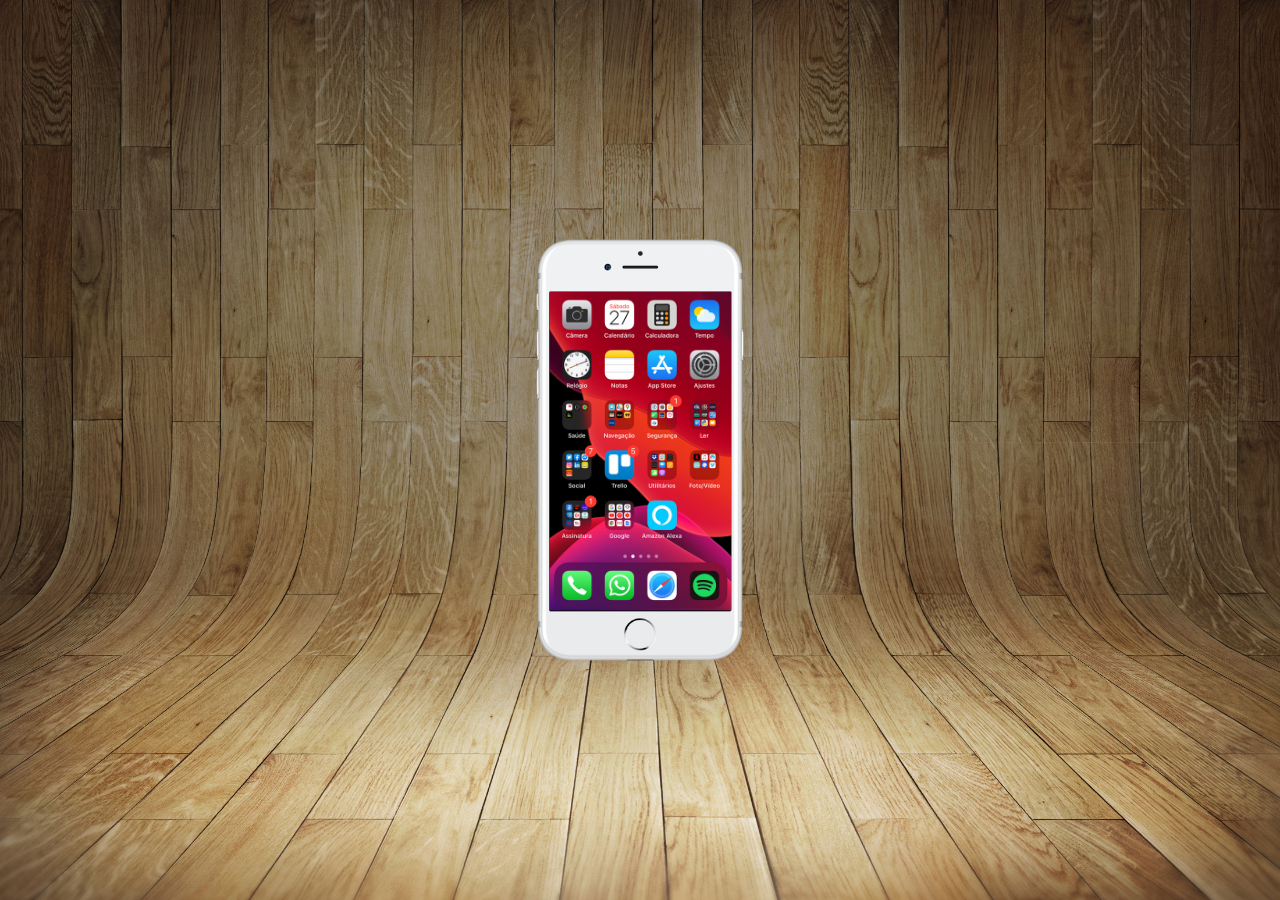
<file: index.html>
<!DOCTYPE html>
<html lang="pt-br">
<head>
    <meta charset="UTF-8">
    <meta name="viewport" content="width=device-width, initial-scale=1.0">
    <title>Projeto Redes Sociais</title>
    <link rel="shortcut icon" href="favicon.ico" type="image/x-icon">
    <link rel="stylesheet" href="estilos/style.css">
</head>
<body>
    <main>
        <section id="telefone">
            <iframe src="home.html" name="tela" id="tela" frameborder="0"></iframe>
        </section>
        <section id="redessociais">
            <a href="home.html" target="tela"><img src="imagens/logo-home.jpg" alt="home"></a> <br>
            <a href="instagram.html" target="tela"><img src="imagens/logo-instagram.jpg" alt="insta"></a> <br>
            <a href="youtube.html" target="tela"><img src="imagens/logo-youtube.jpg" alt=""></a> <br>
            <a href="github.html" target="tela"><img src="imagens/logo-github.jpg" alt=""></a> <br>
            <a href="facebook.html" target="tela"><img src="imagens/logo-facebook.jpg" alt=""></a><br>
        </section>
    </main>
</body>
</html>
</file>
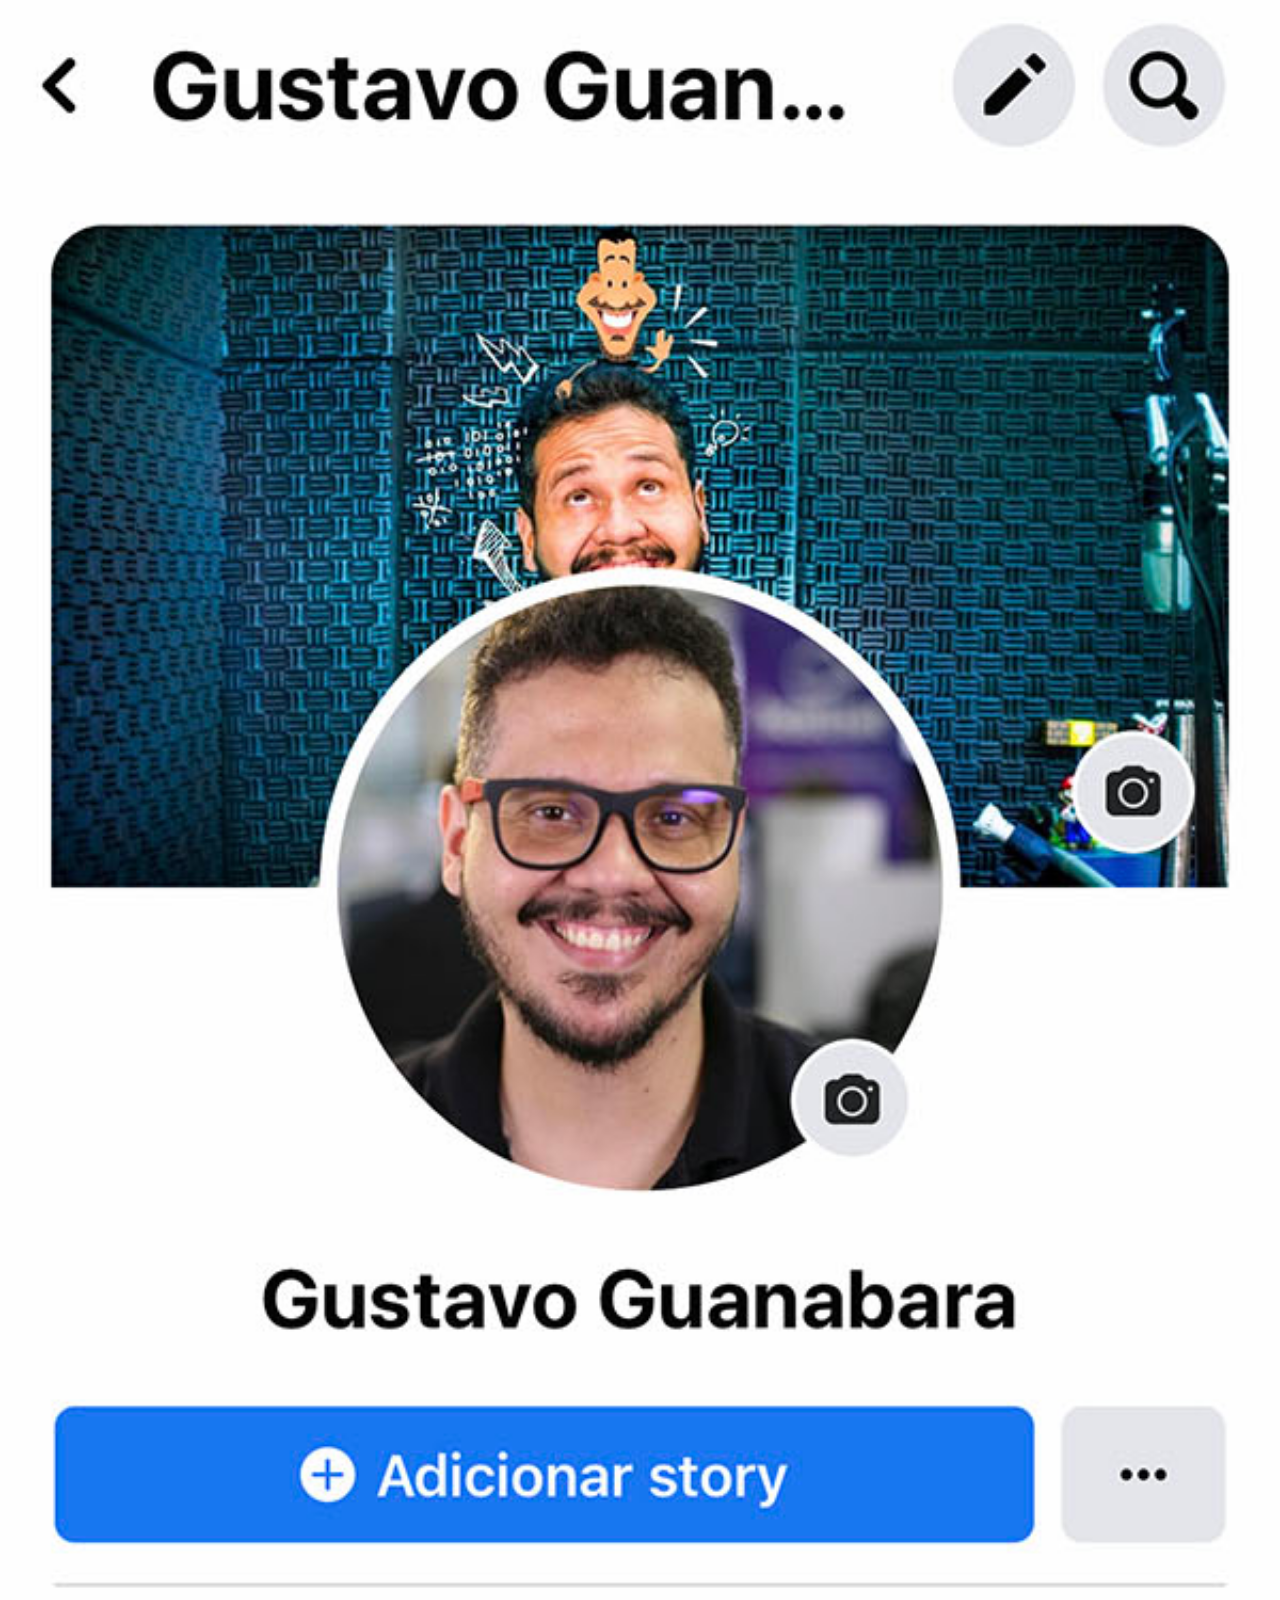
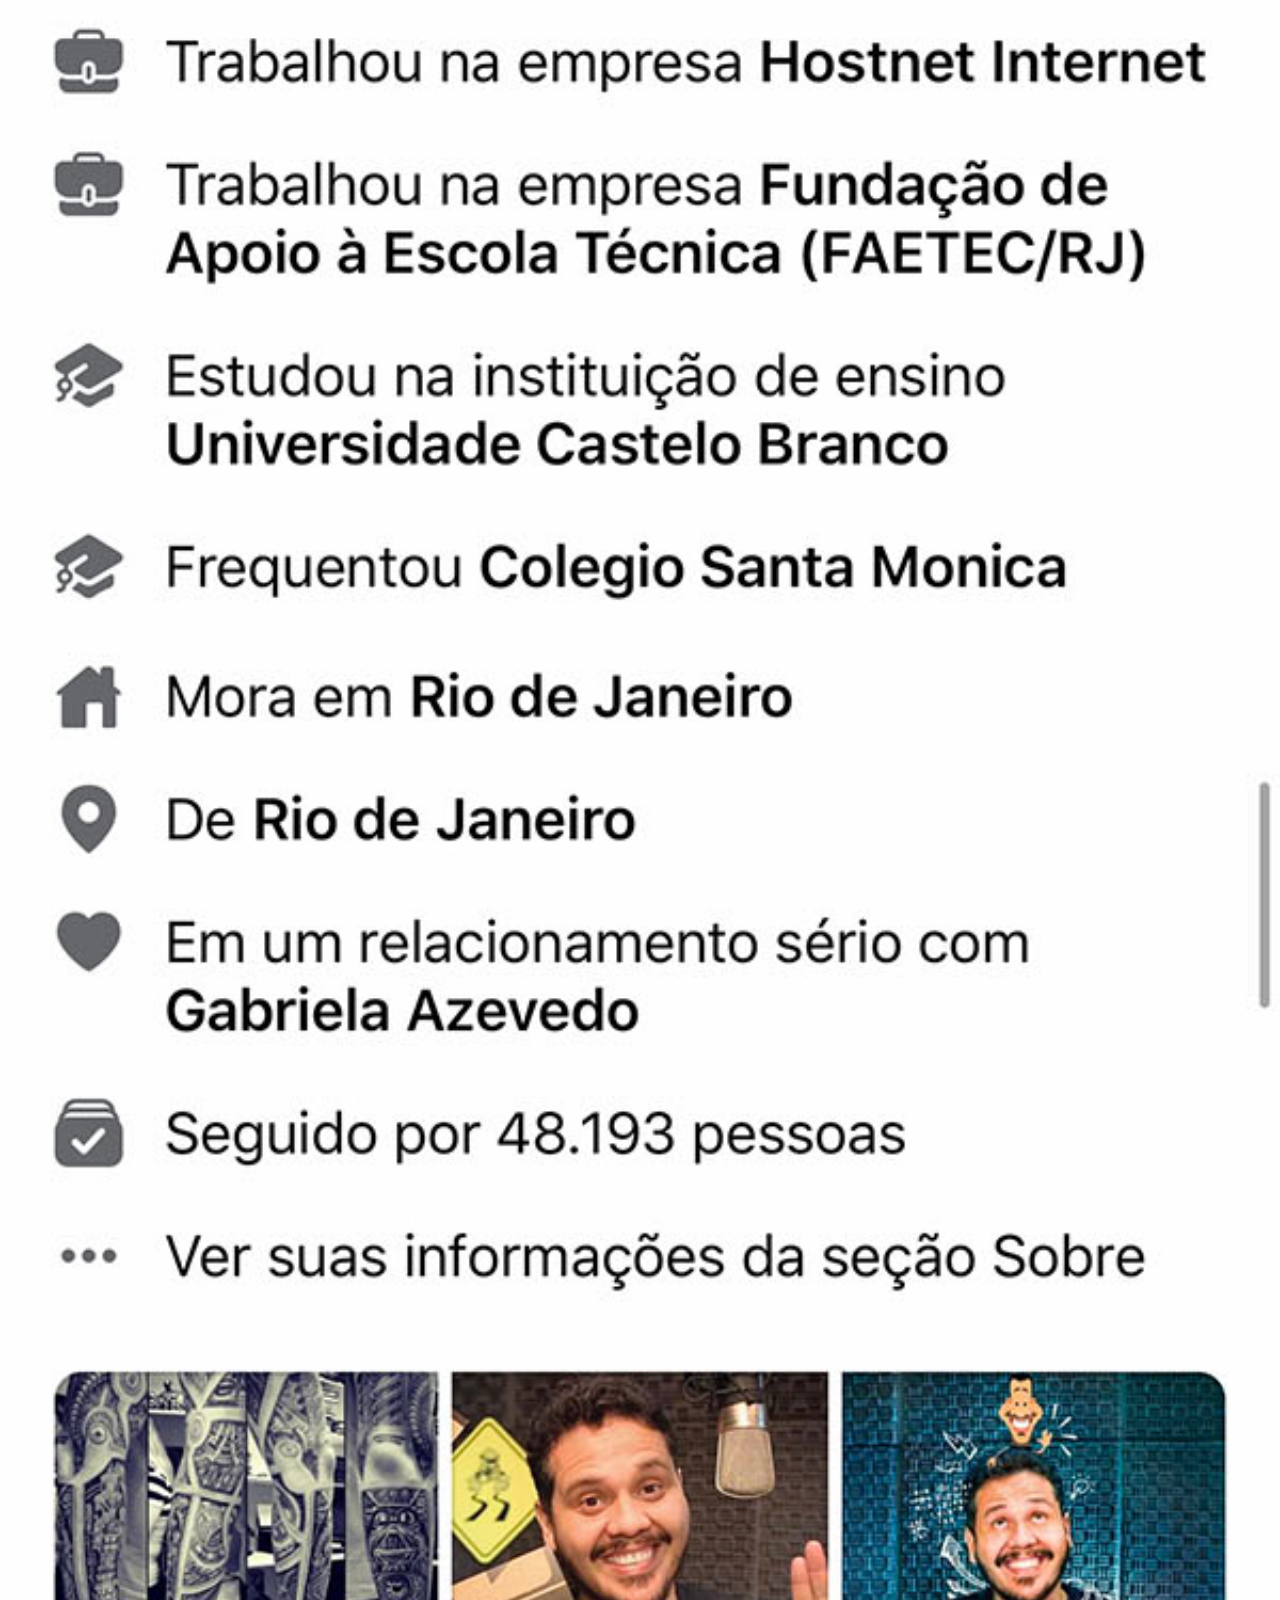
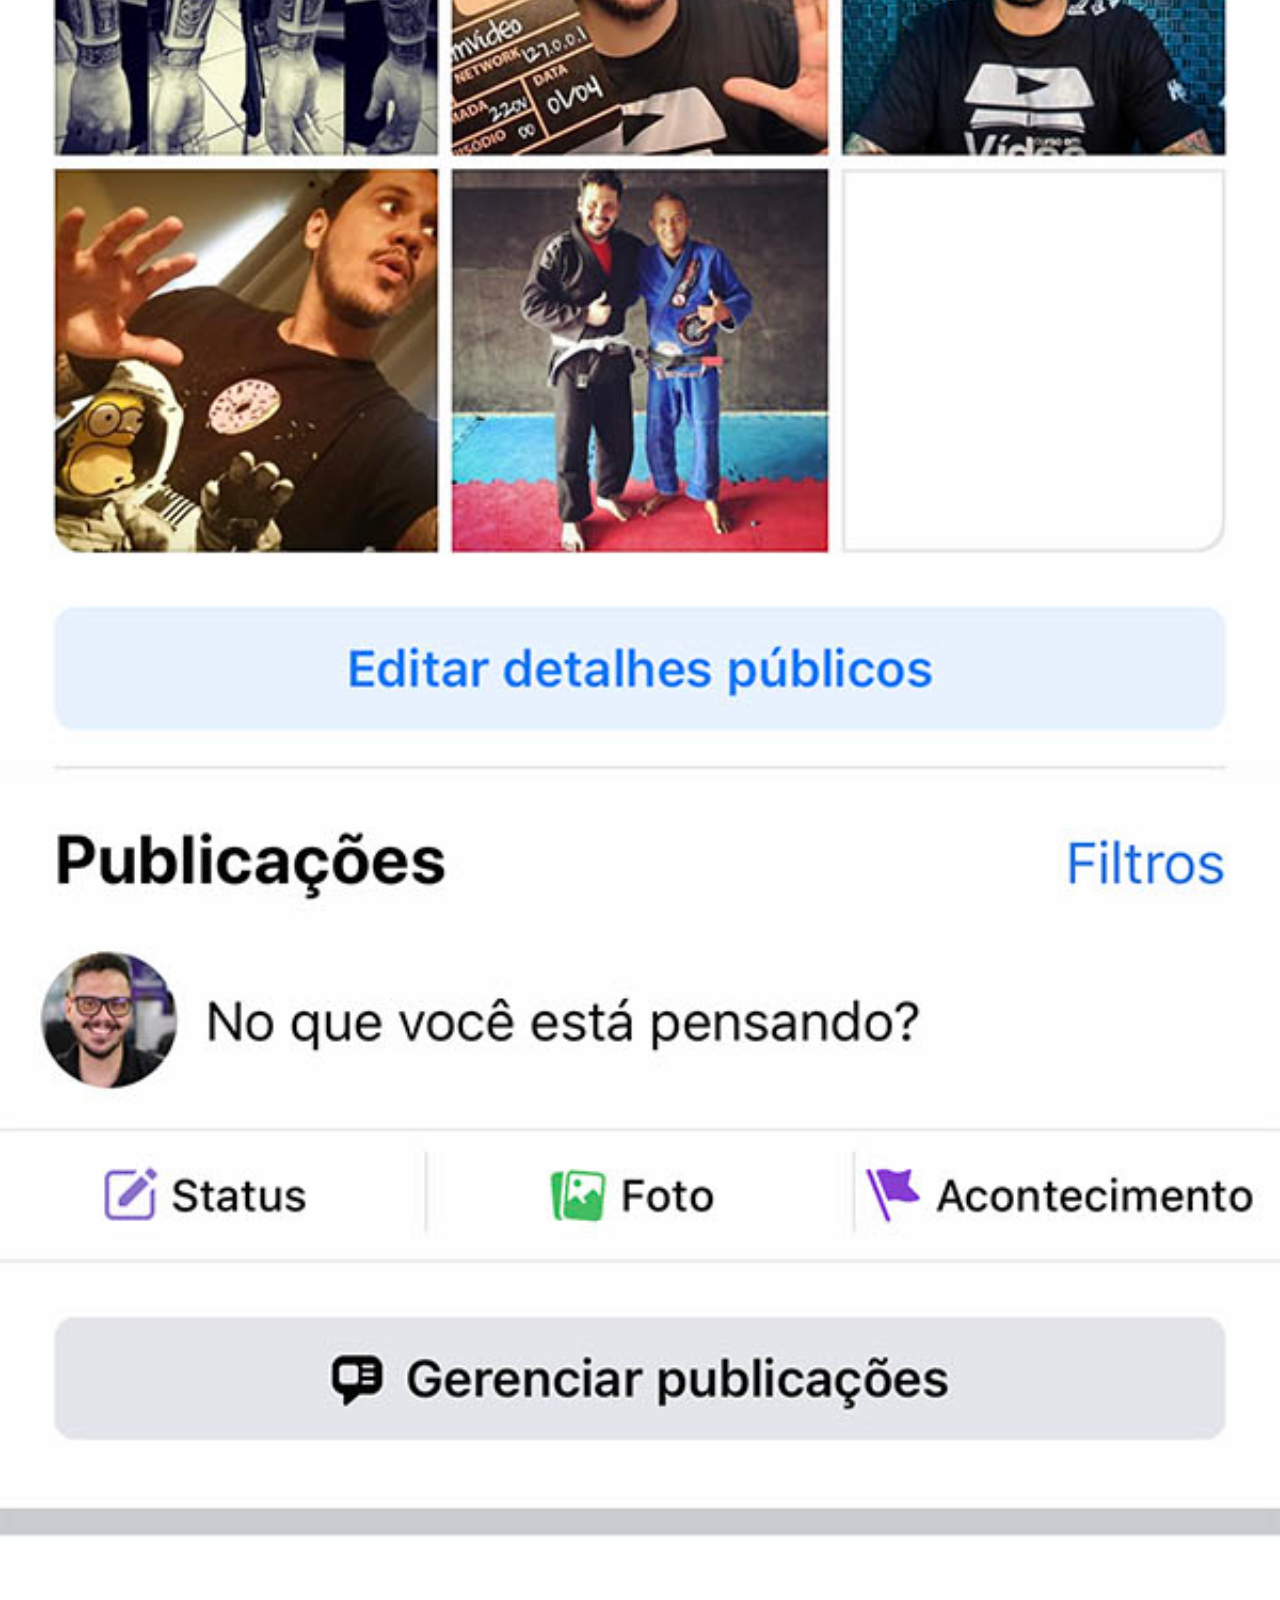
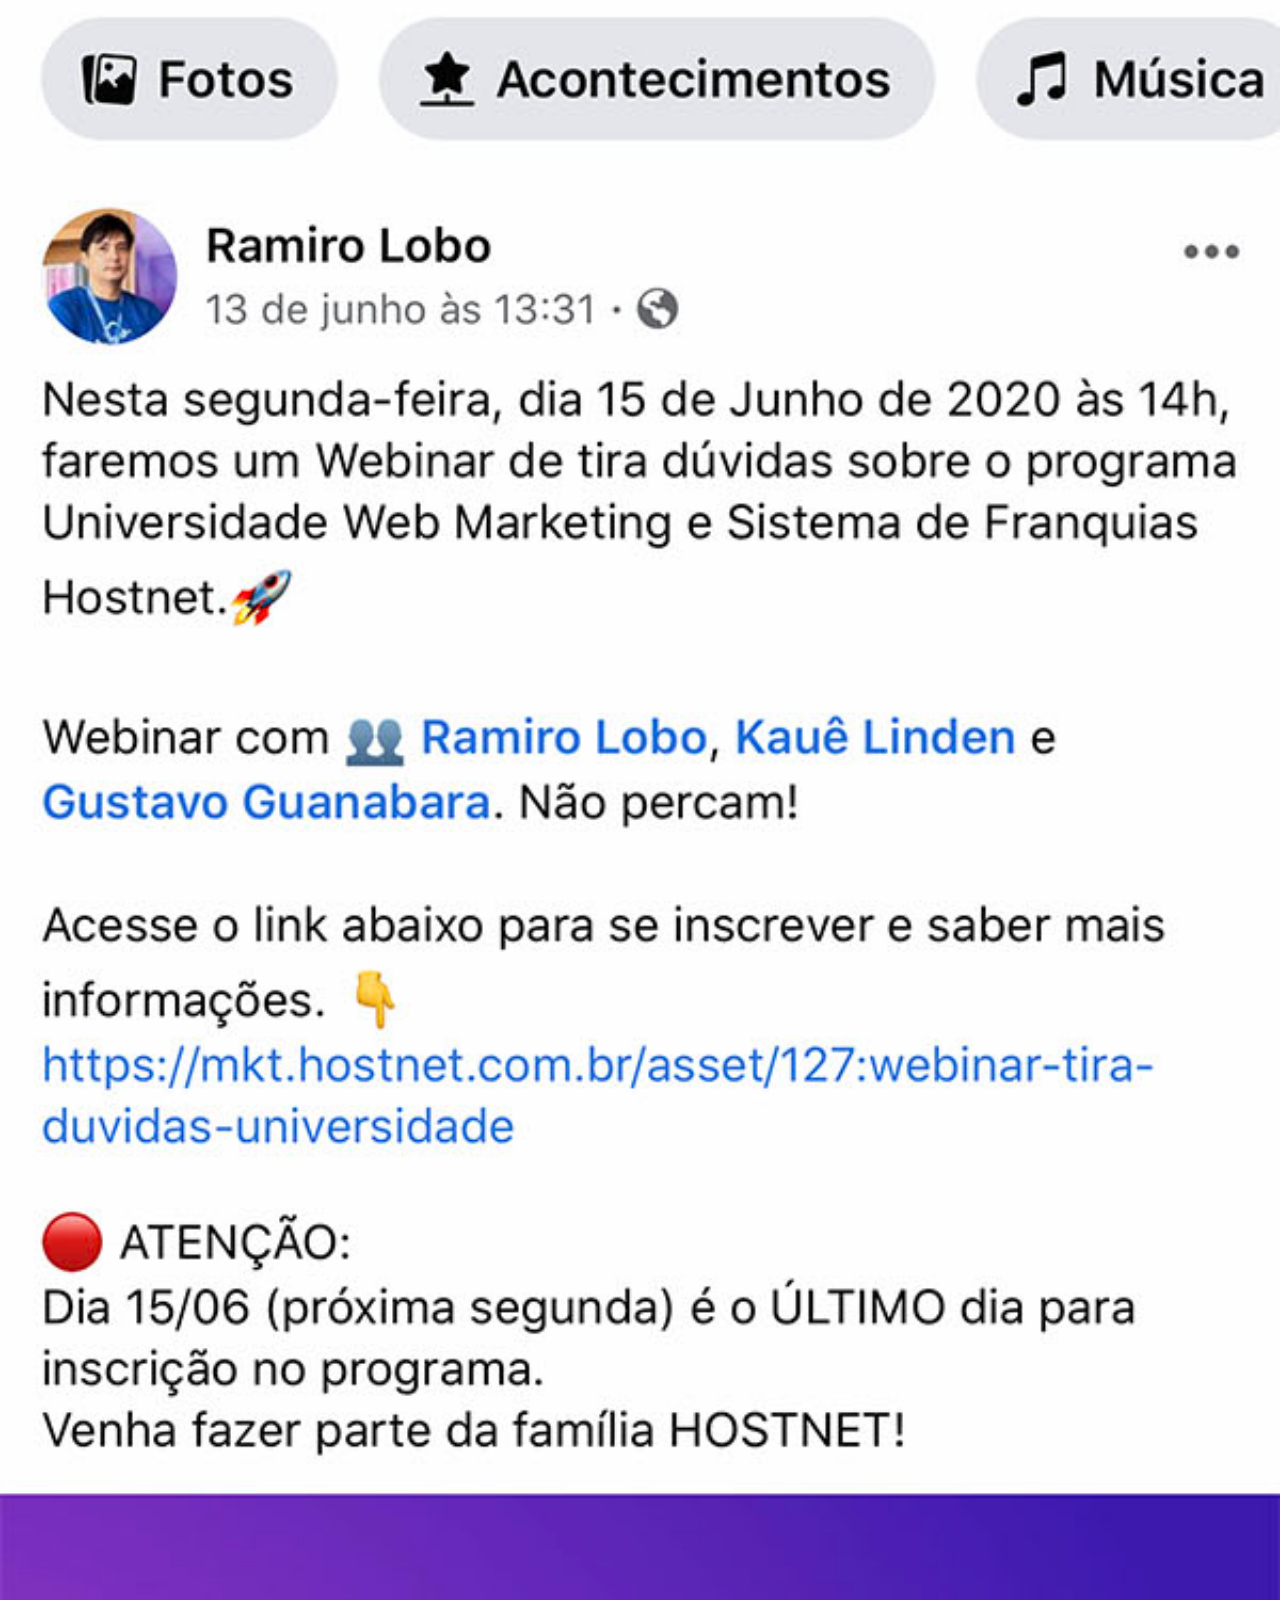
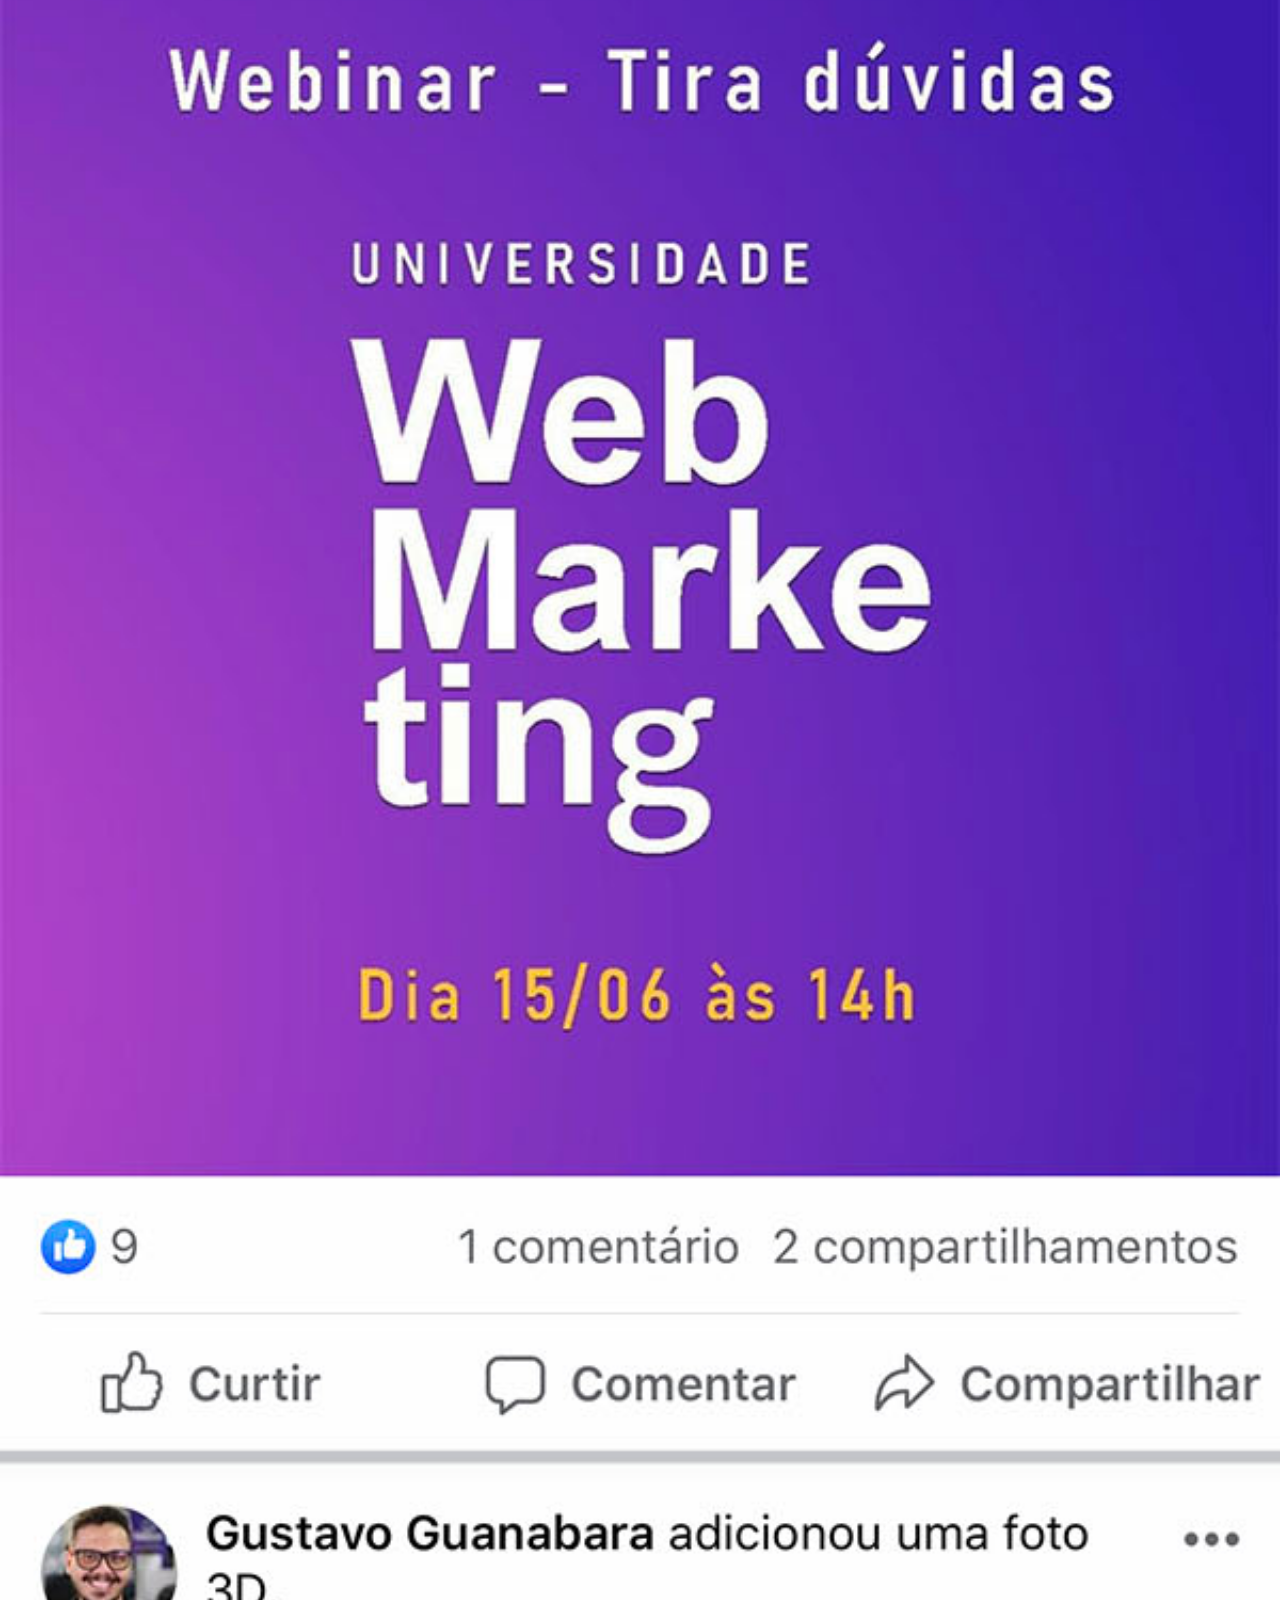
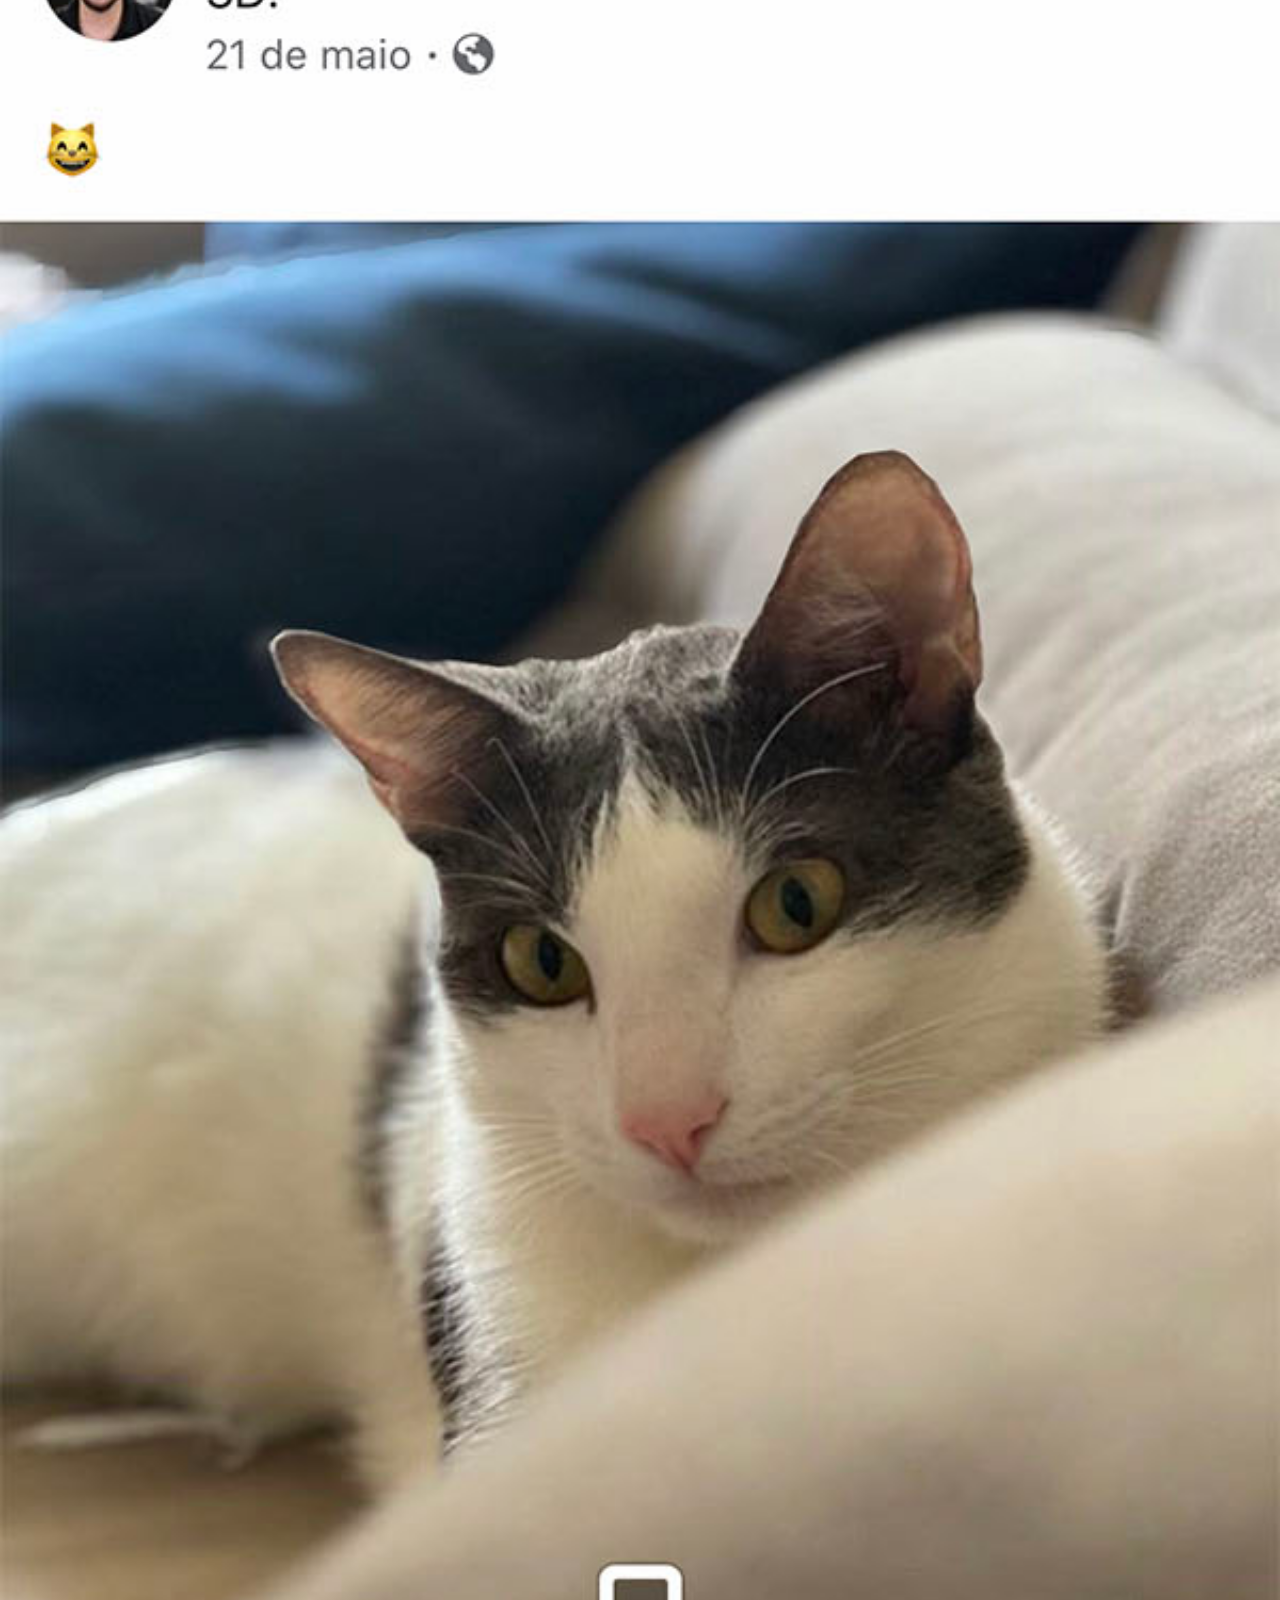
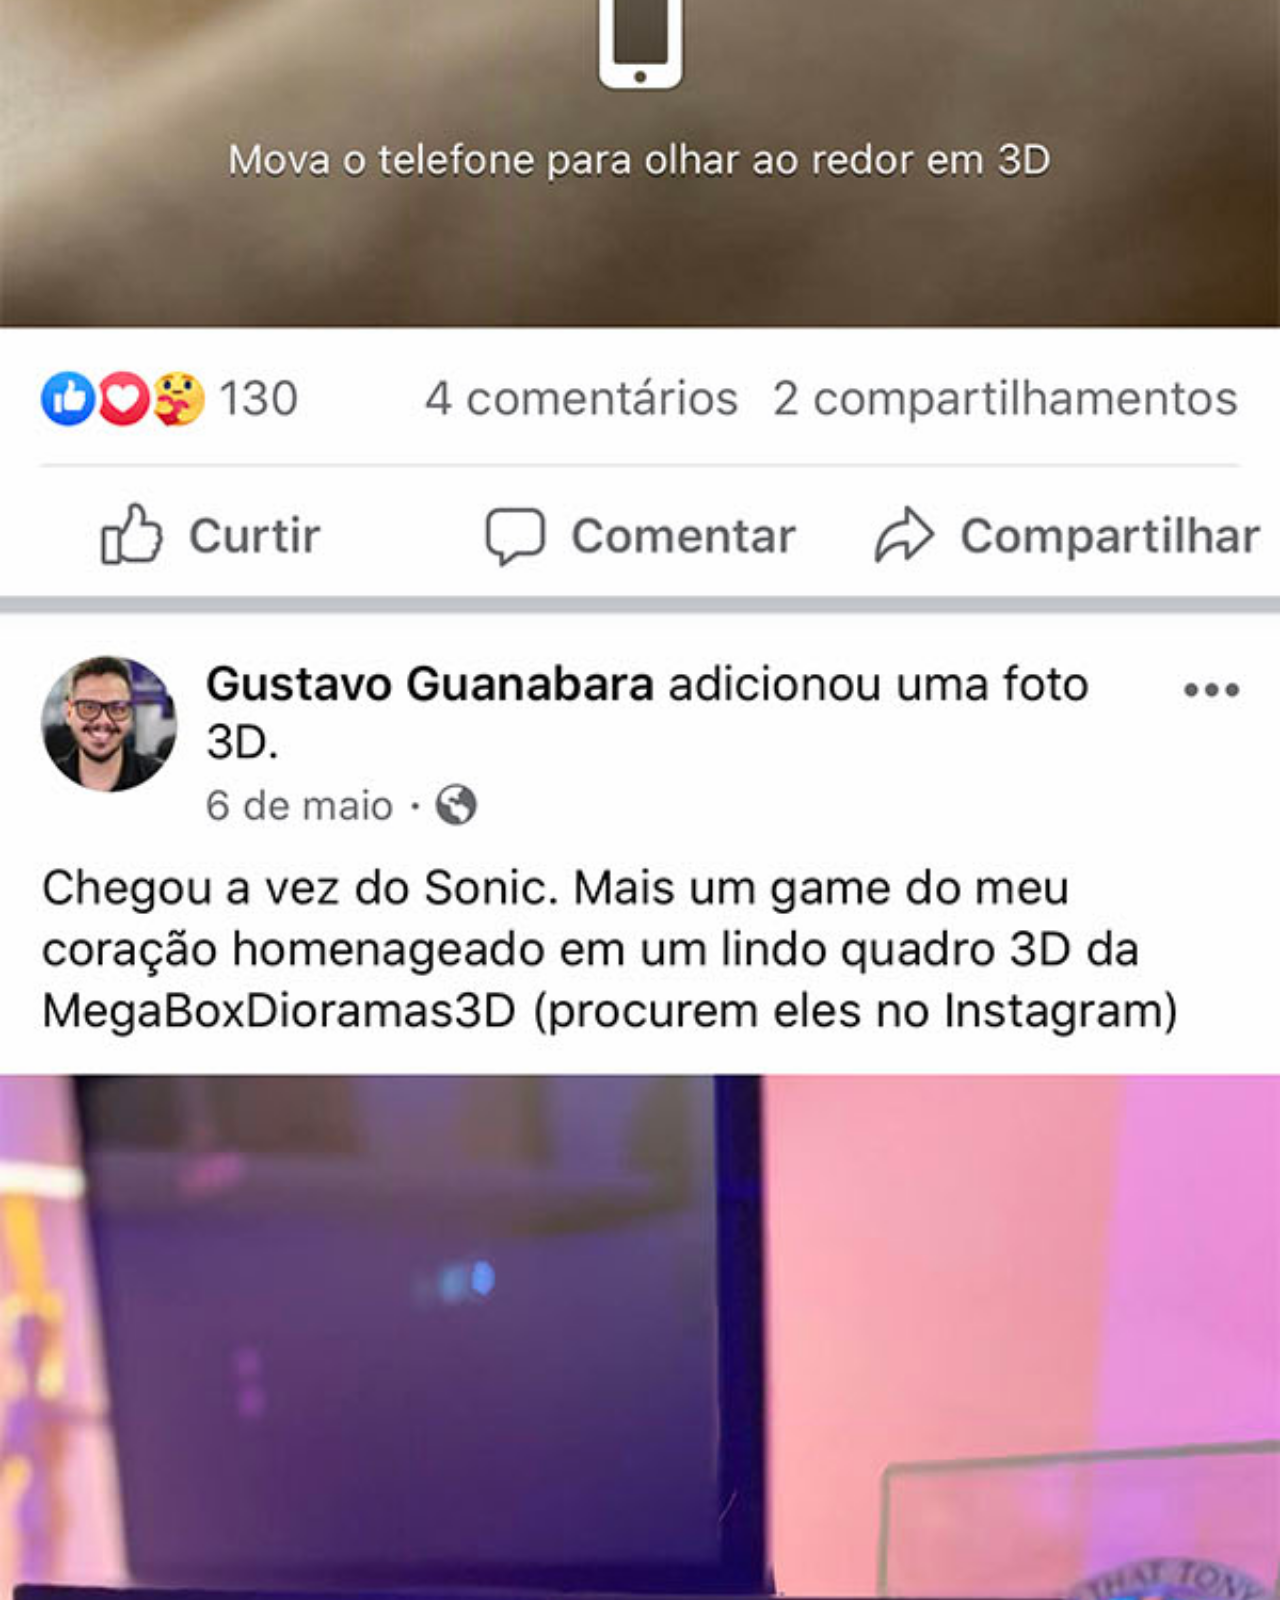
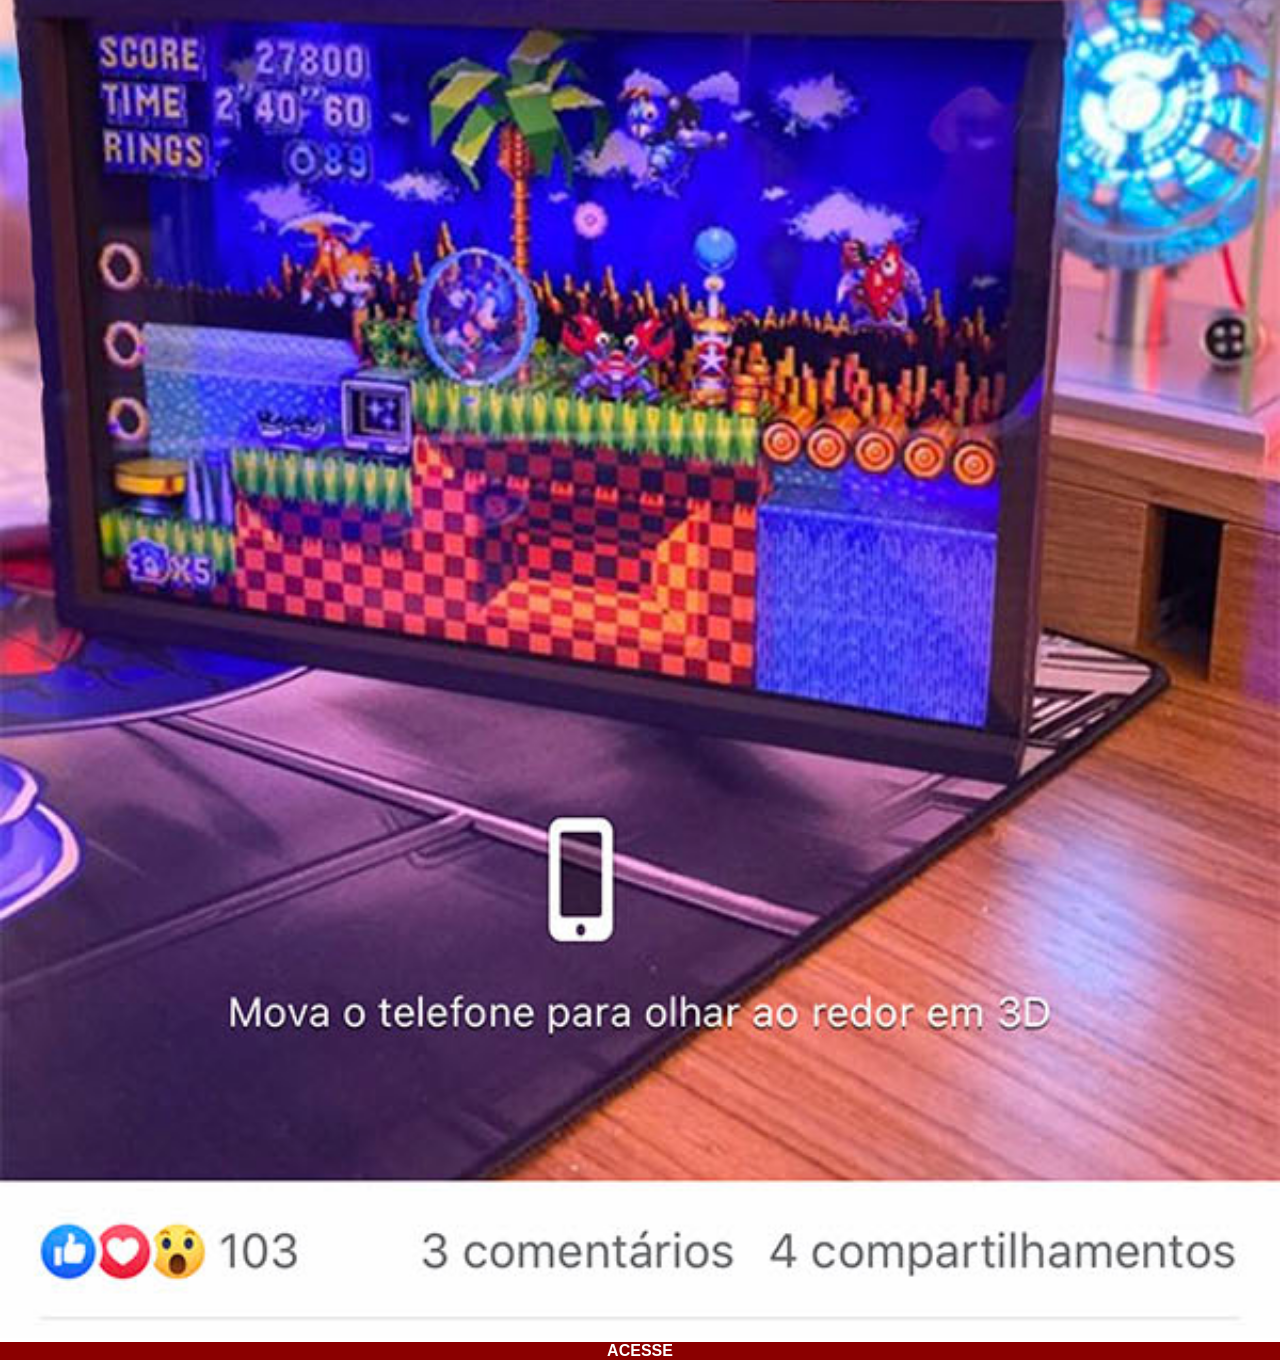
<file: facebook.html>
<!DOCTYPE html>
<html lang="pt-br">
<head>
    <meta charset="UTF-8">
    <meta name="viewport" content="width=device-width, initial-scale=1.0">
    <title>facebook</title>
    <link rel="stylesheet" href="estilos/social.css">
</head>
<body>
    <img src="imagens/tela-facebook.jpg" alt="face">
    <a href="https://www.facebook.com/gustavoguanabara/?locale=pt_BR" target="_blank">ACESSE</a>
</body>
</html>
</file>
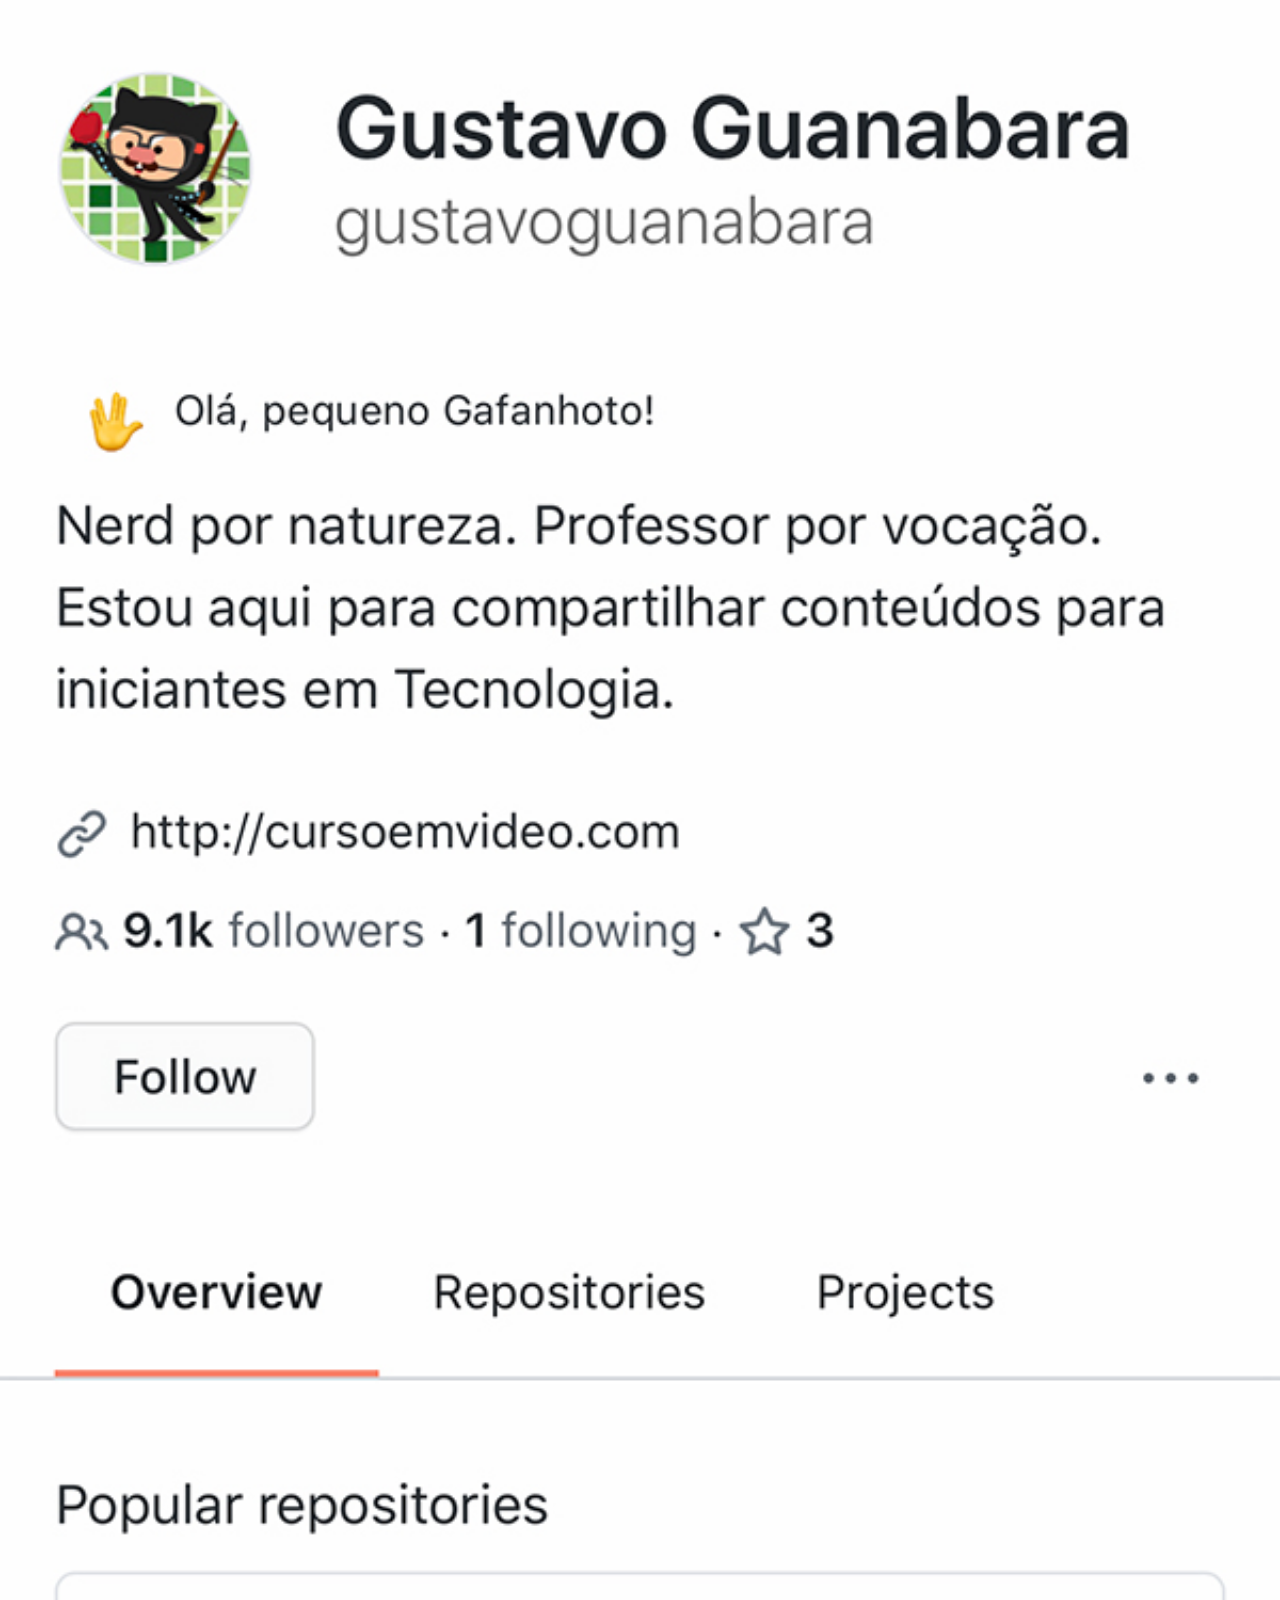
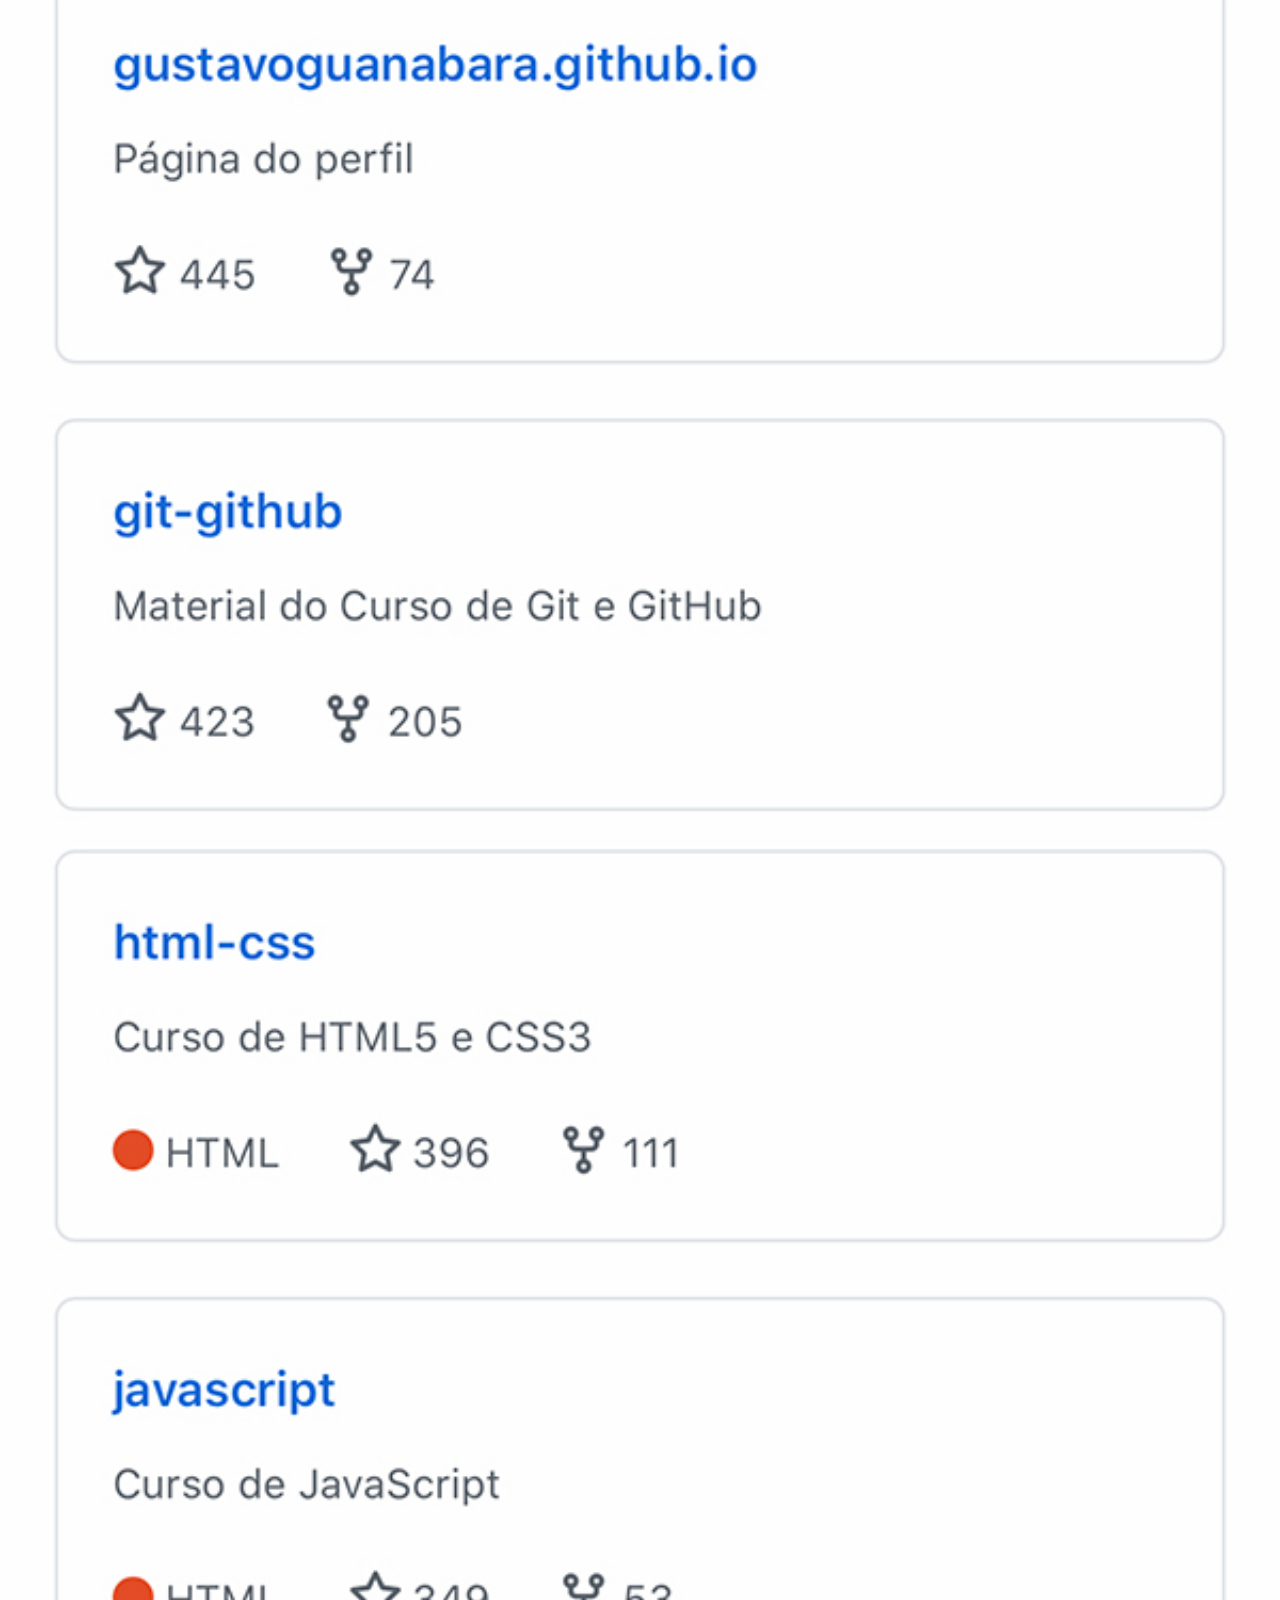
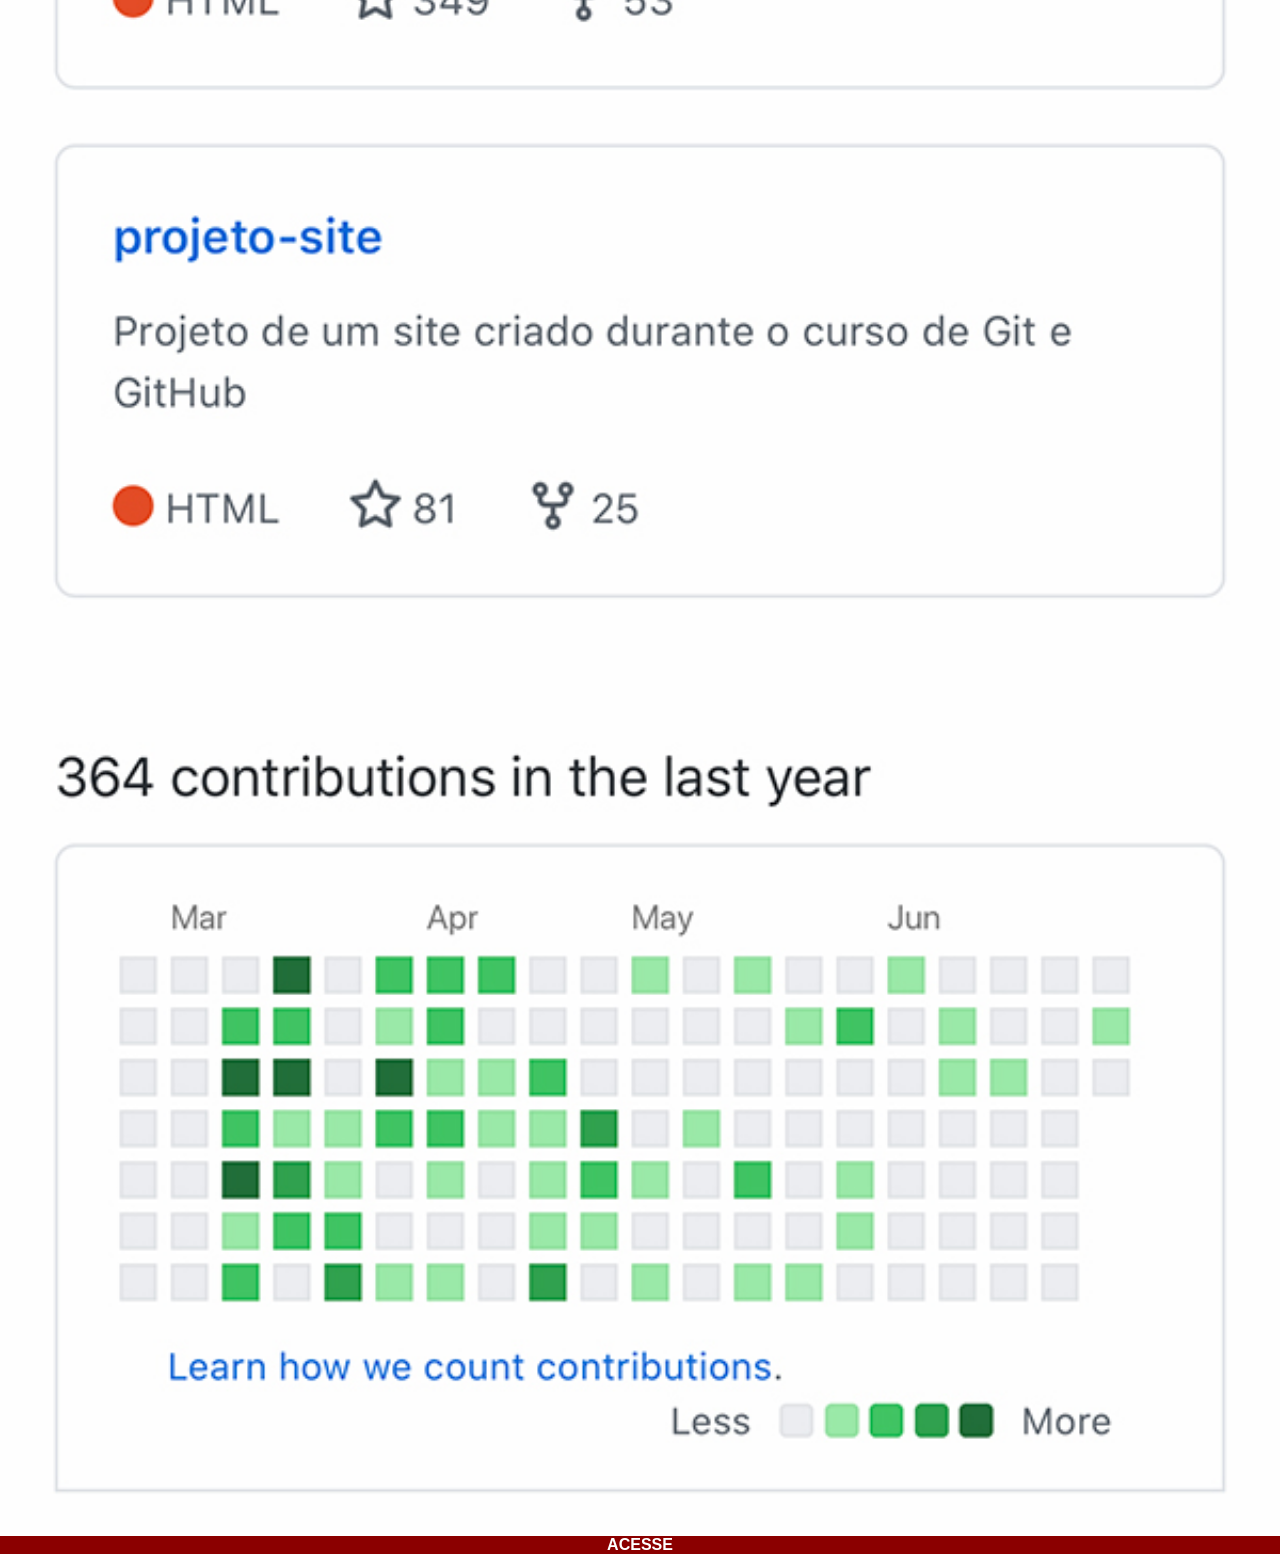
<file: github.html>
<!DOCTYPE html>
<html lang="pt-br">
<head>
    <meta charset="UTF-8">
    <meta name="viewport" content="width=device-width, initial-scale=1.0">
    <title>github</title>
    <link rel="stylesheet" href="estilos/social.css">
</head>
<body>
    <img src="imagens/tela-github.jpg" alt="github">
    <a href="https://github.com/gustavoguanabara/" target="_blank">ACESSE</a>
</body>
</html>
</file>
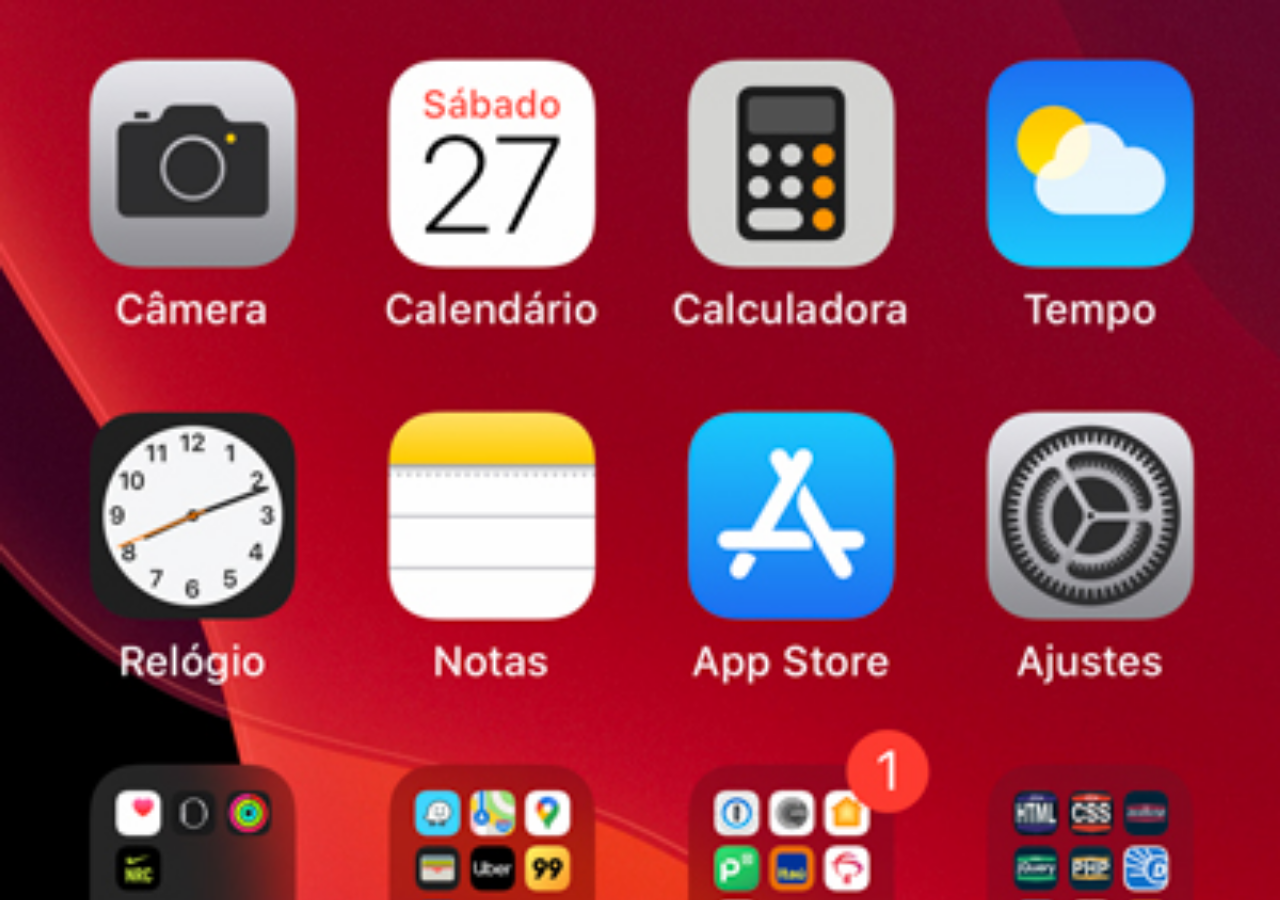
<file: home.html>
<!DOCTYPE html>
<html lang="pt-br">
<head>
    <meta charset="UTF-8">
    <meta name="viewport" content="width=device-width, initial-scale=1.0">
    <title>home</title>
    <style>
        *{
            margin: 0px;
            padding: 0px;
        }
        body {
            width: 100vw;
            height: 100vh;
            background: black url('imagens/tela-home.jpg') no-repeat top center;
            background-size: cover;
        }
    </style>
</head>
<body>
    
</body>
</html>
</file>
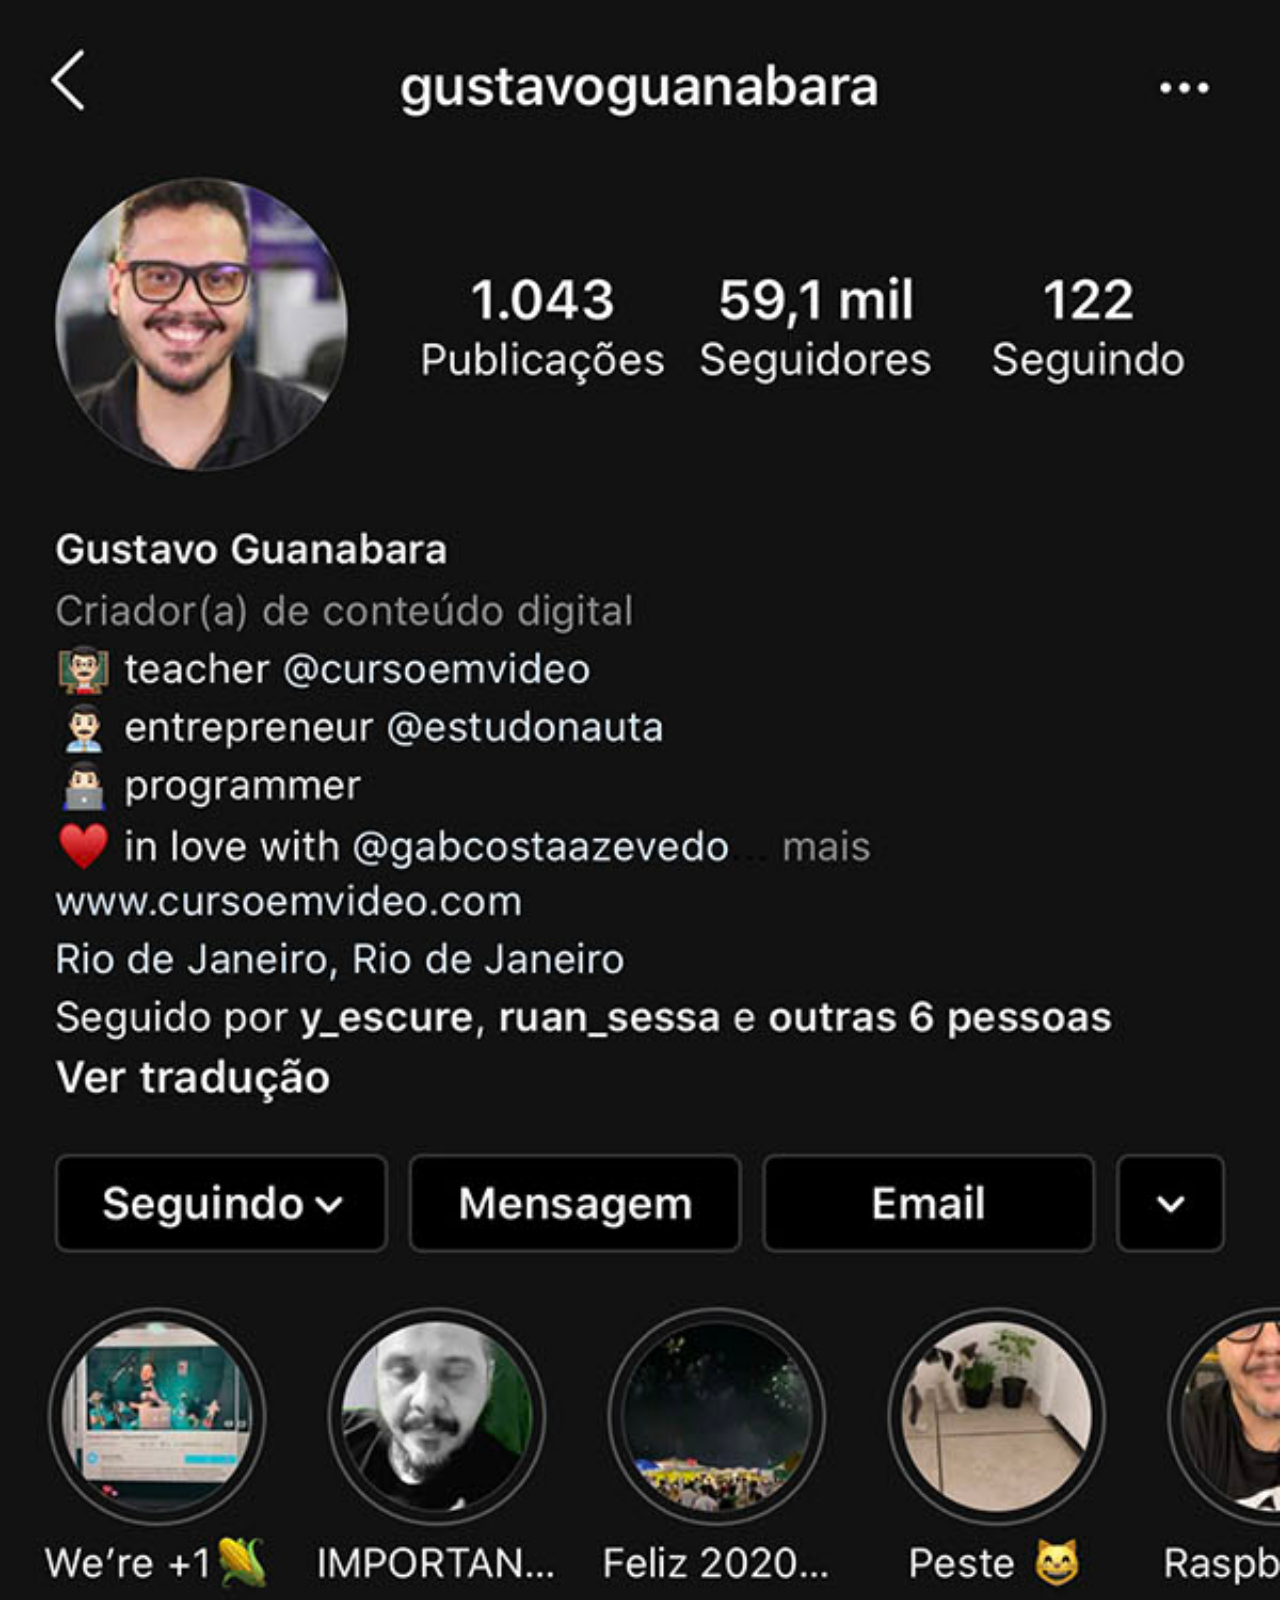
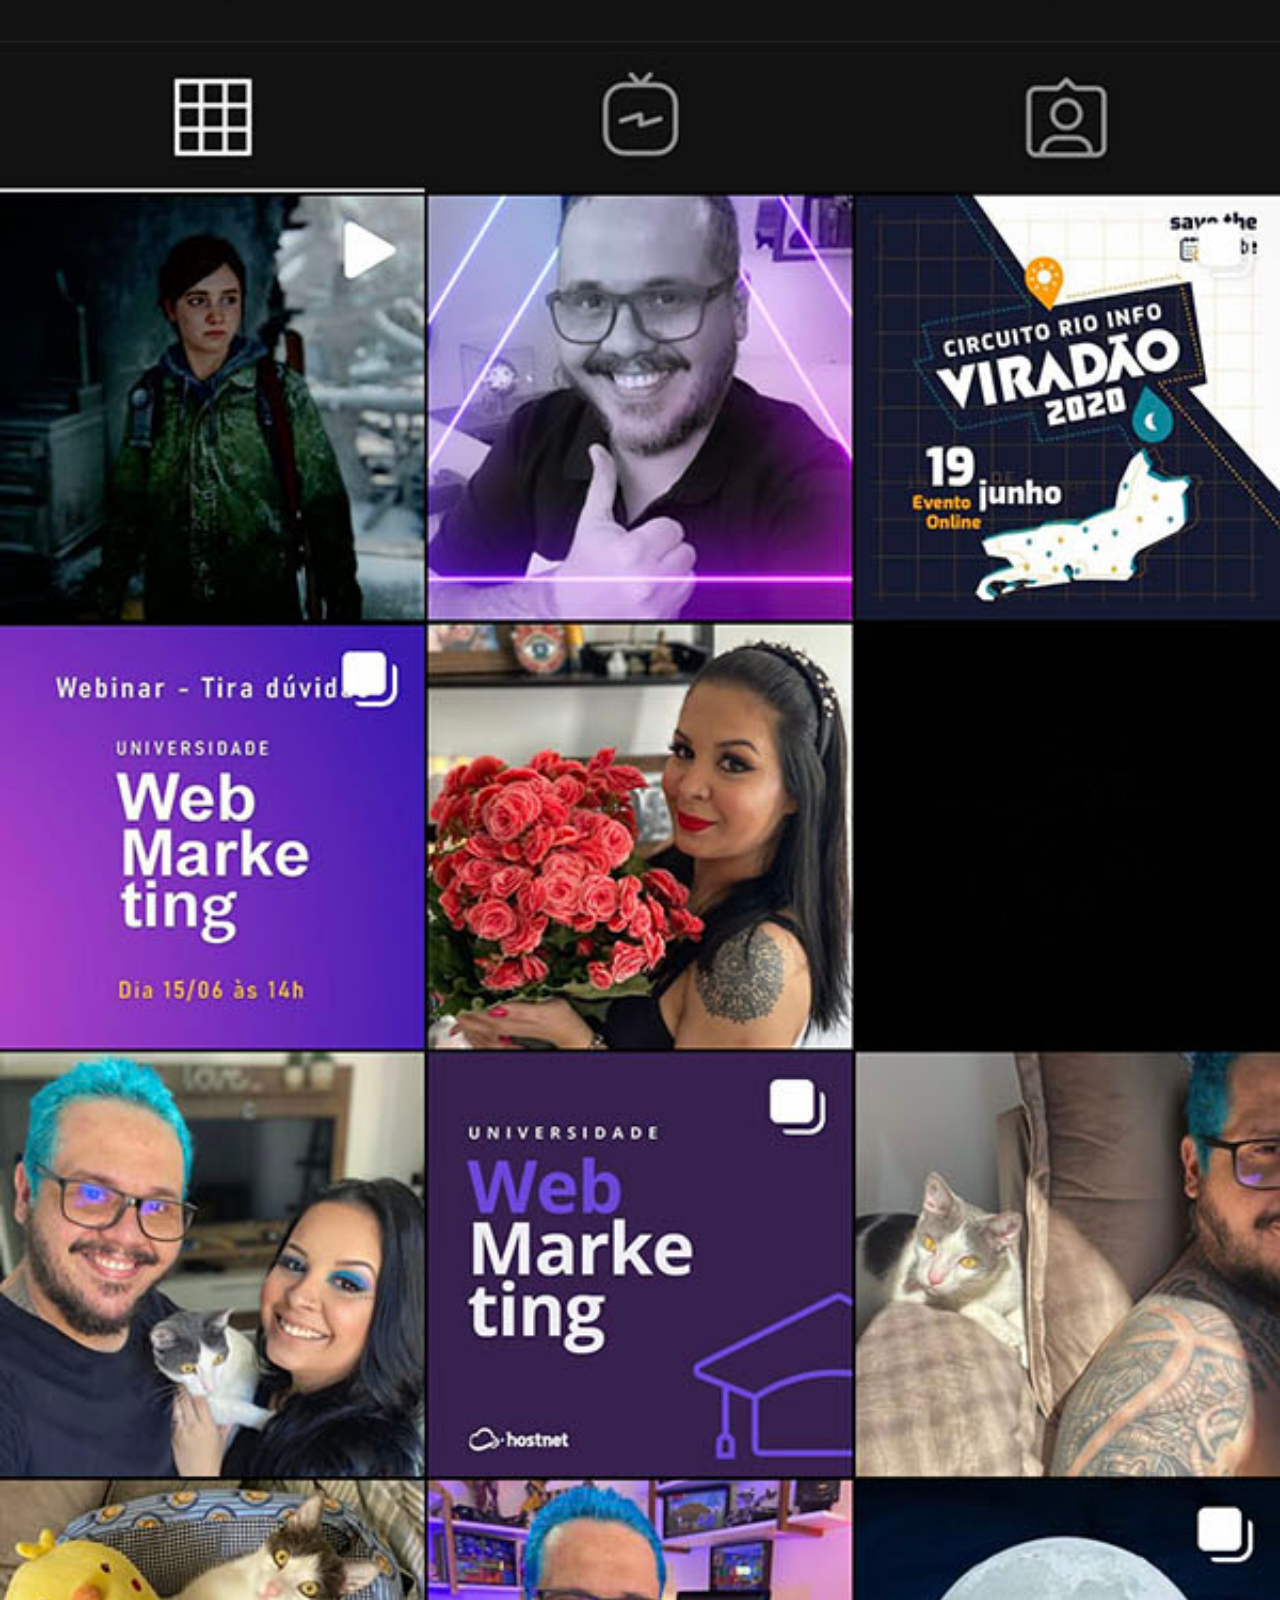
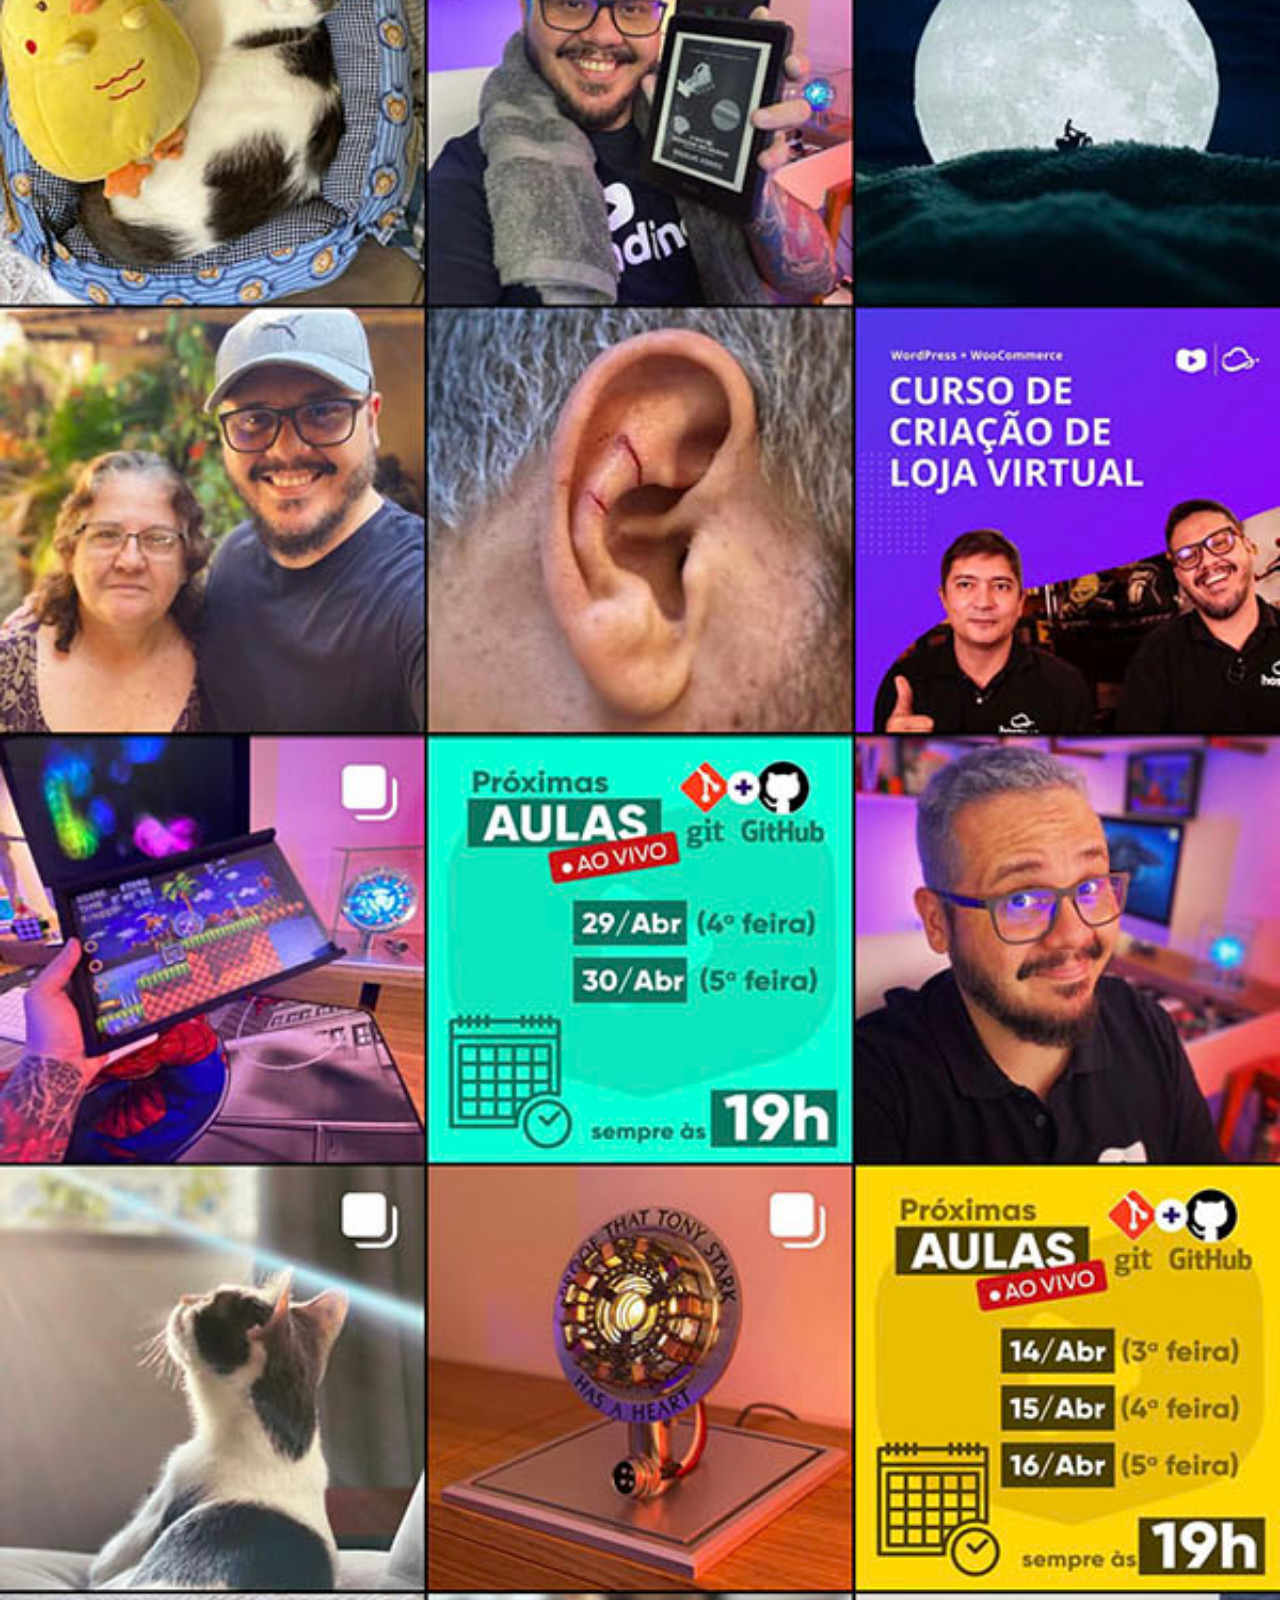
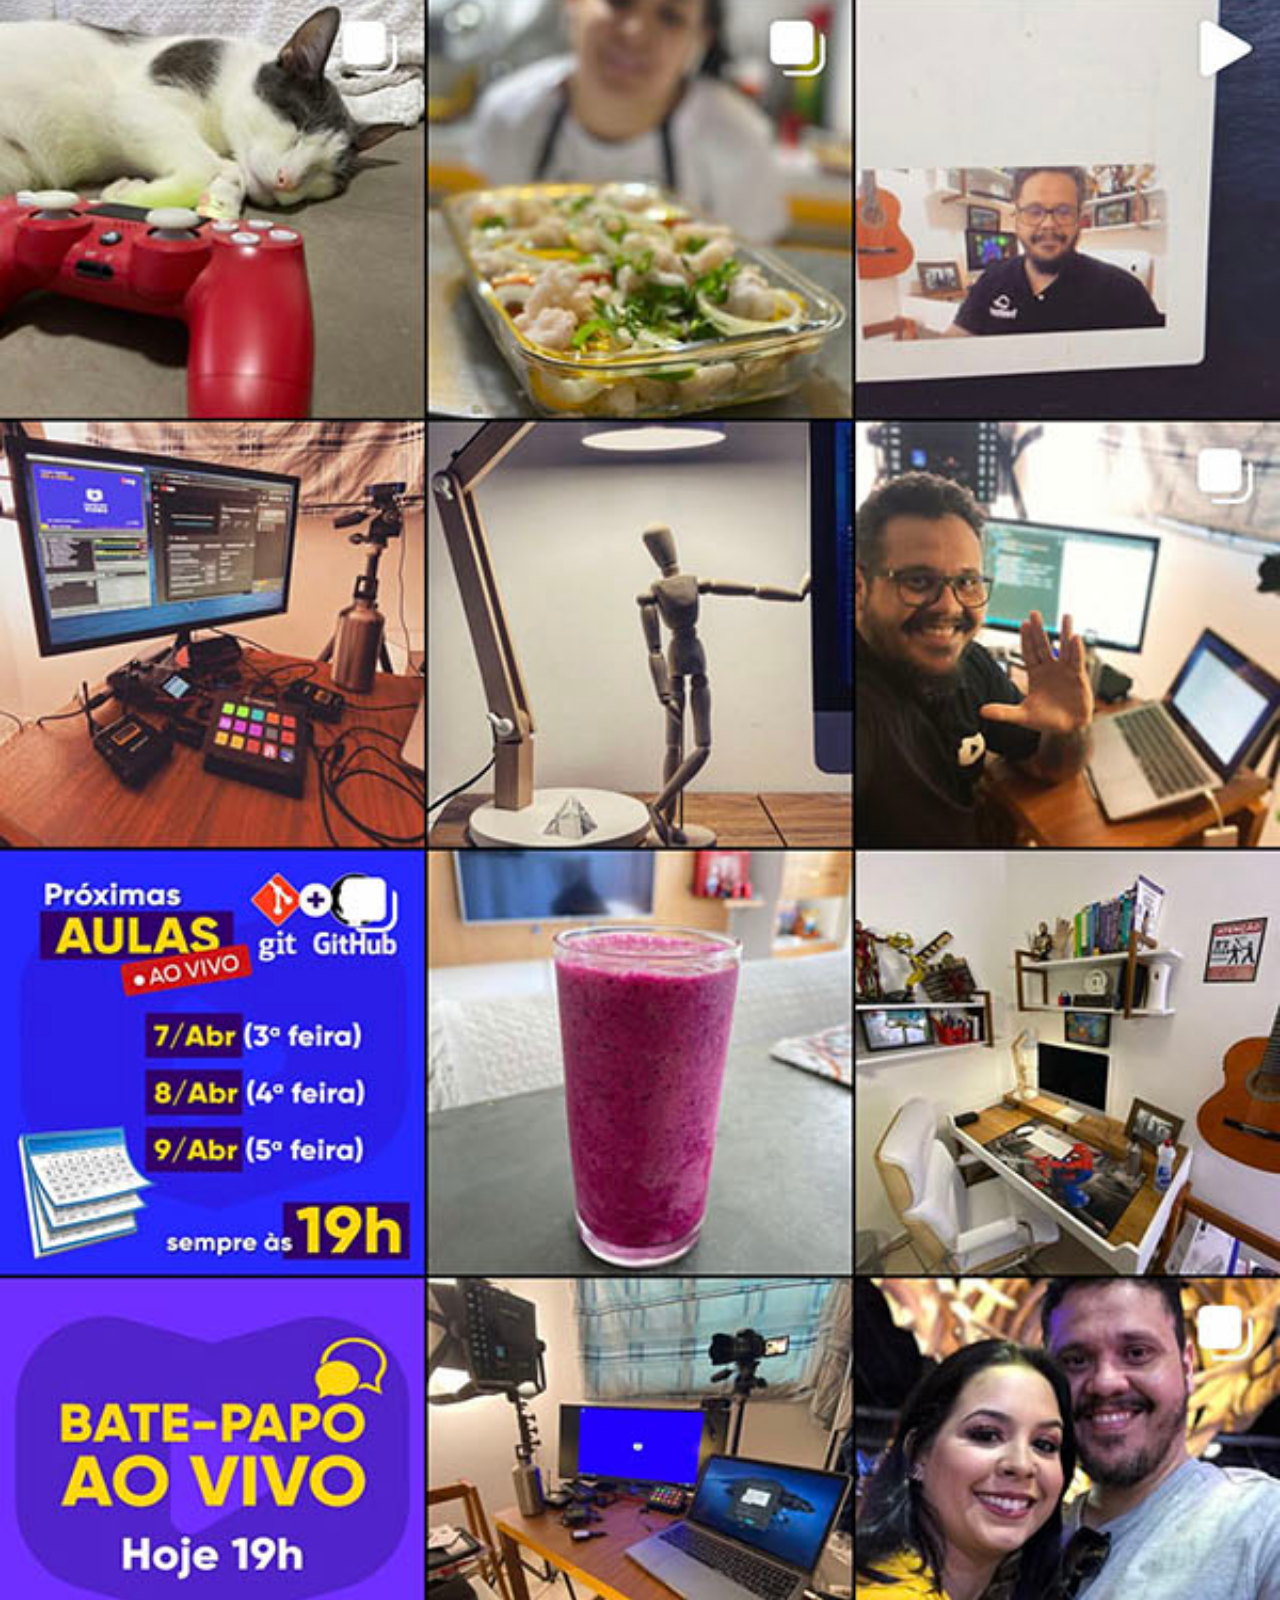
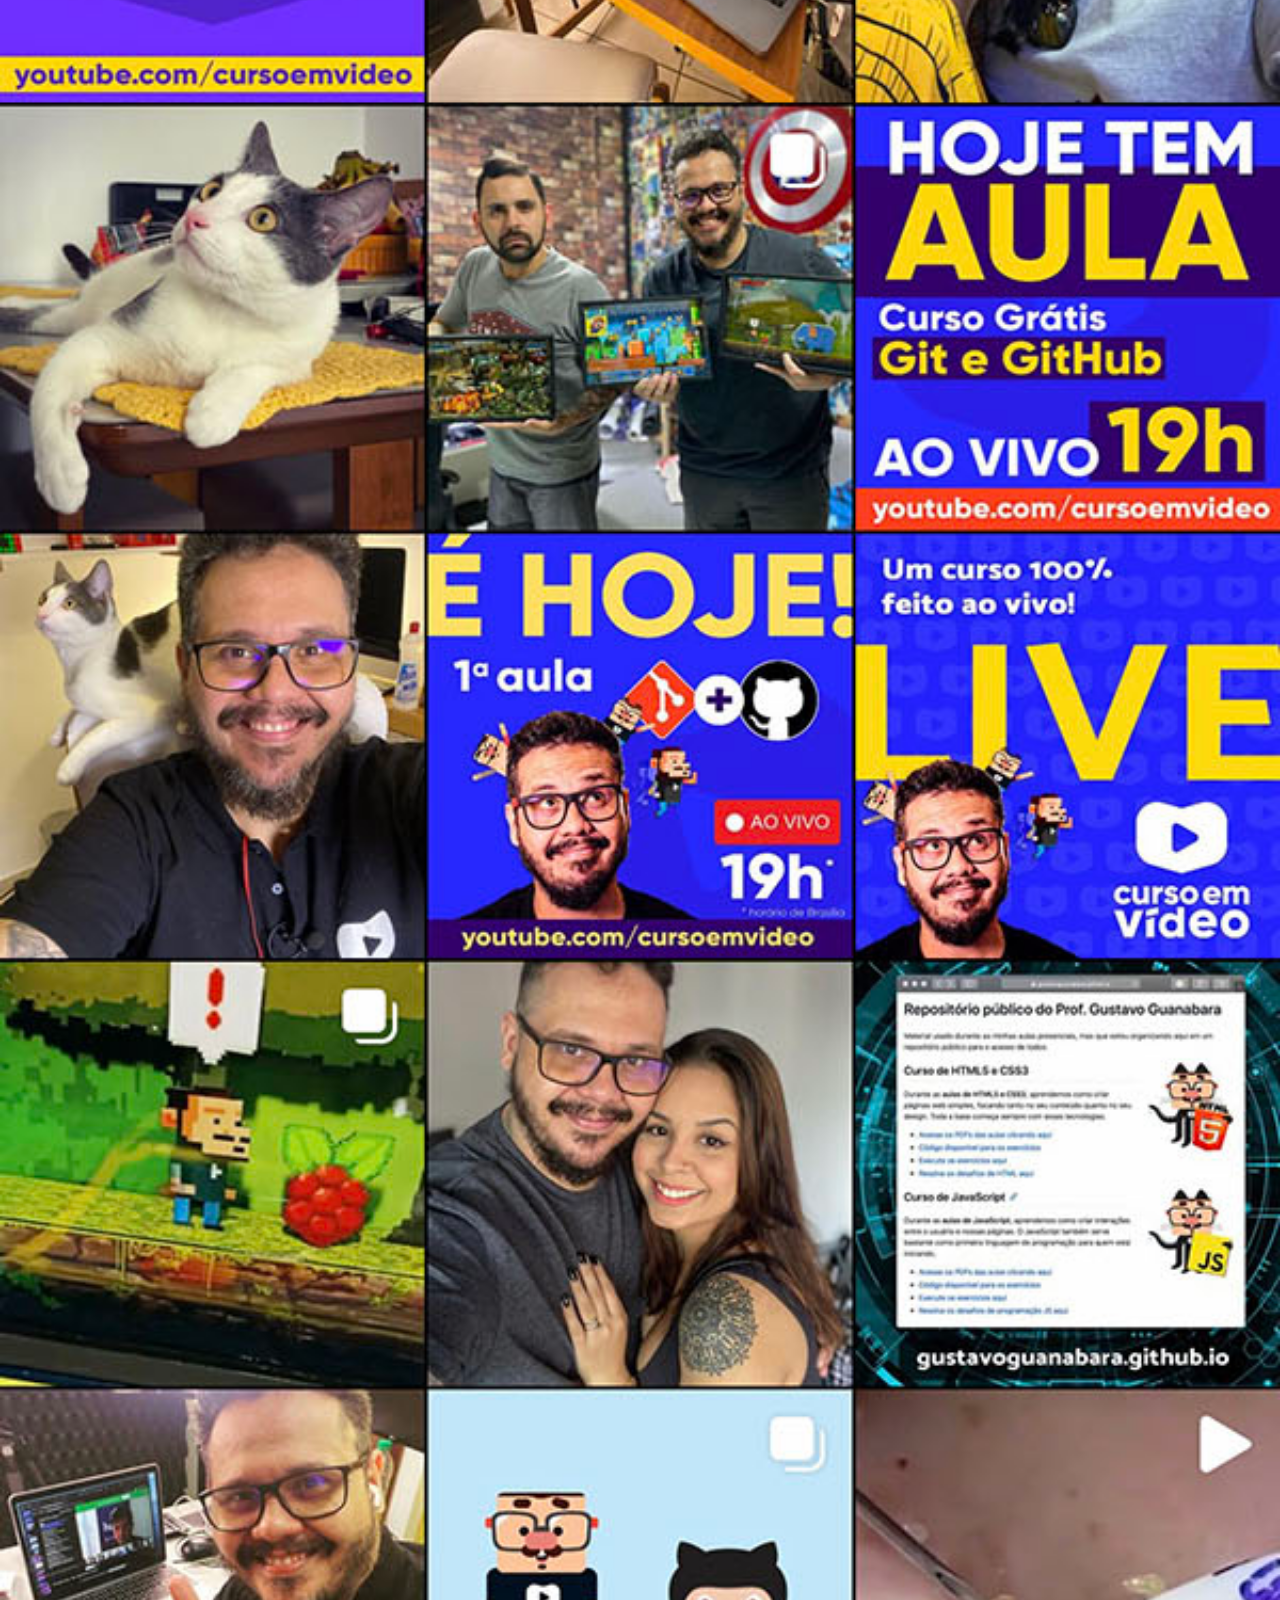
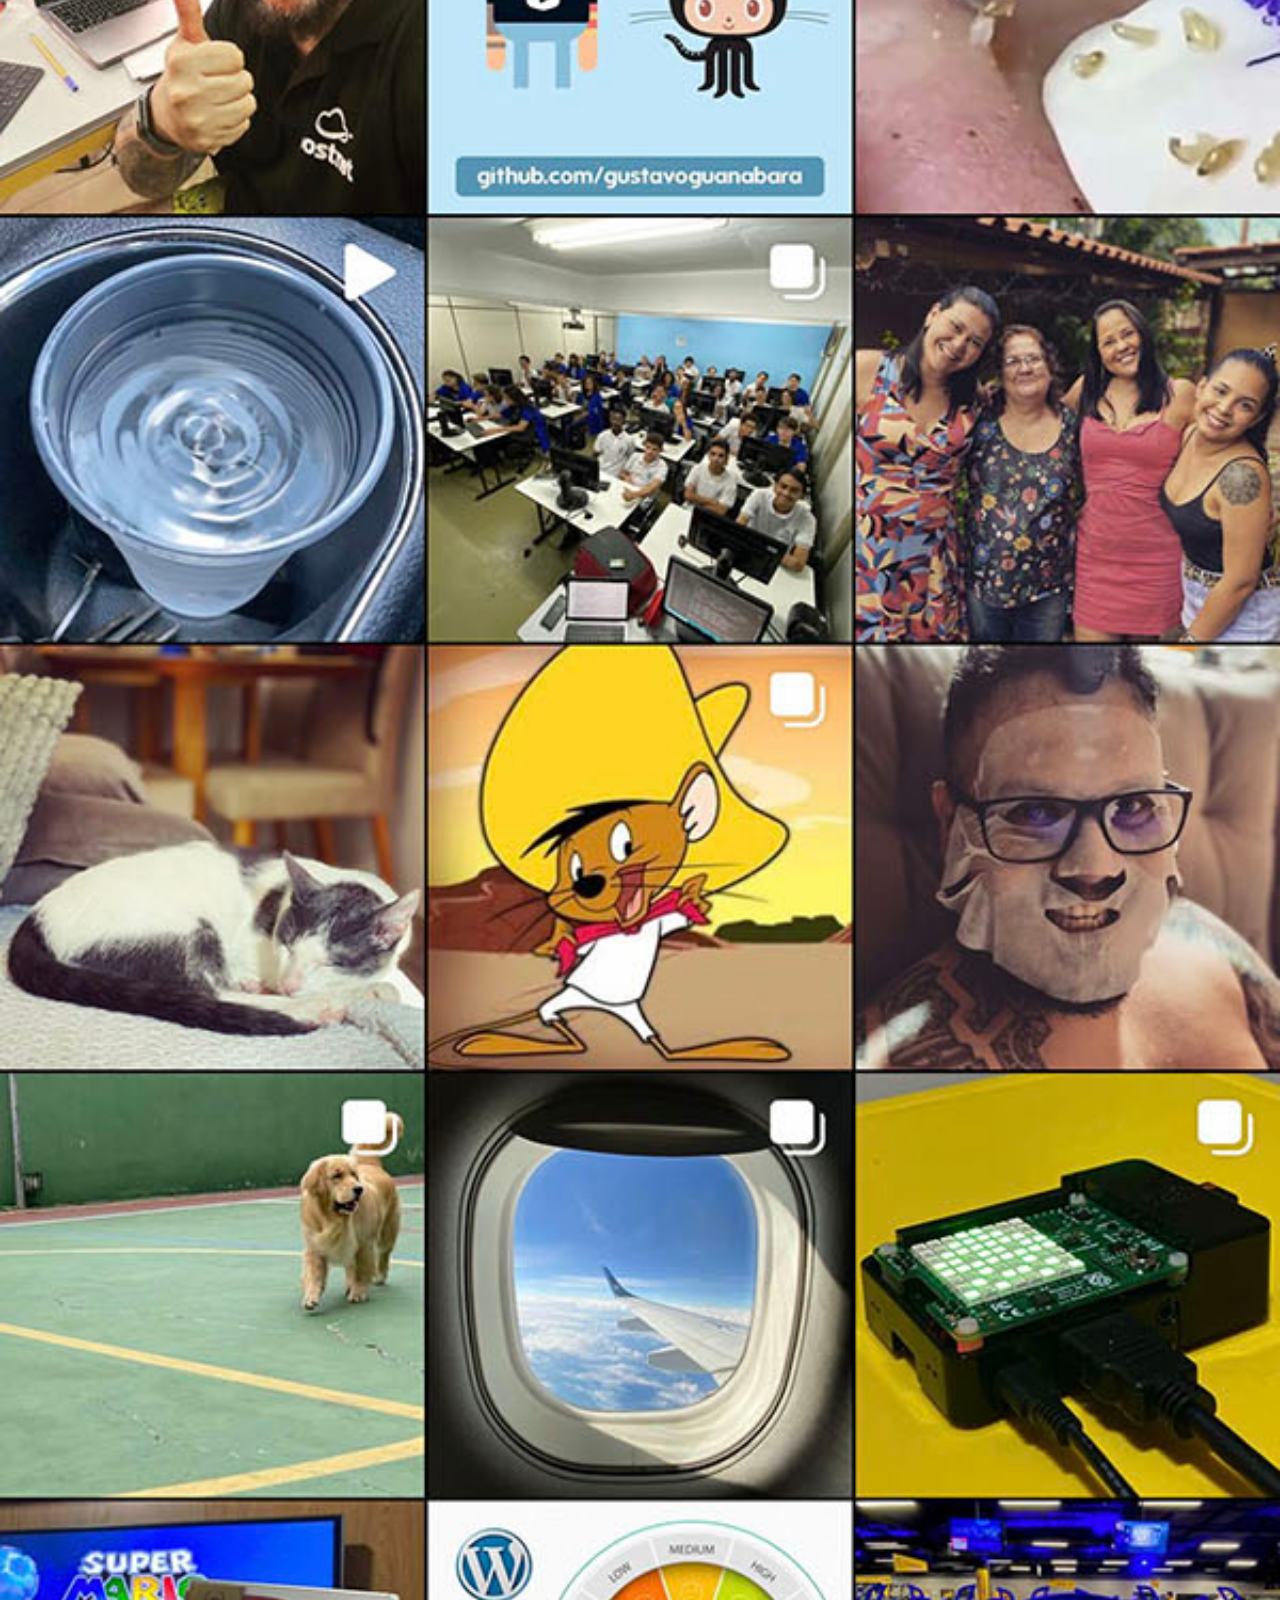
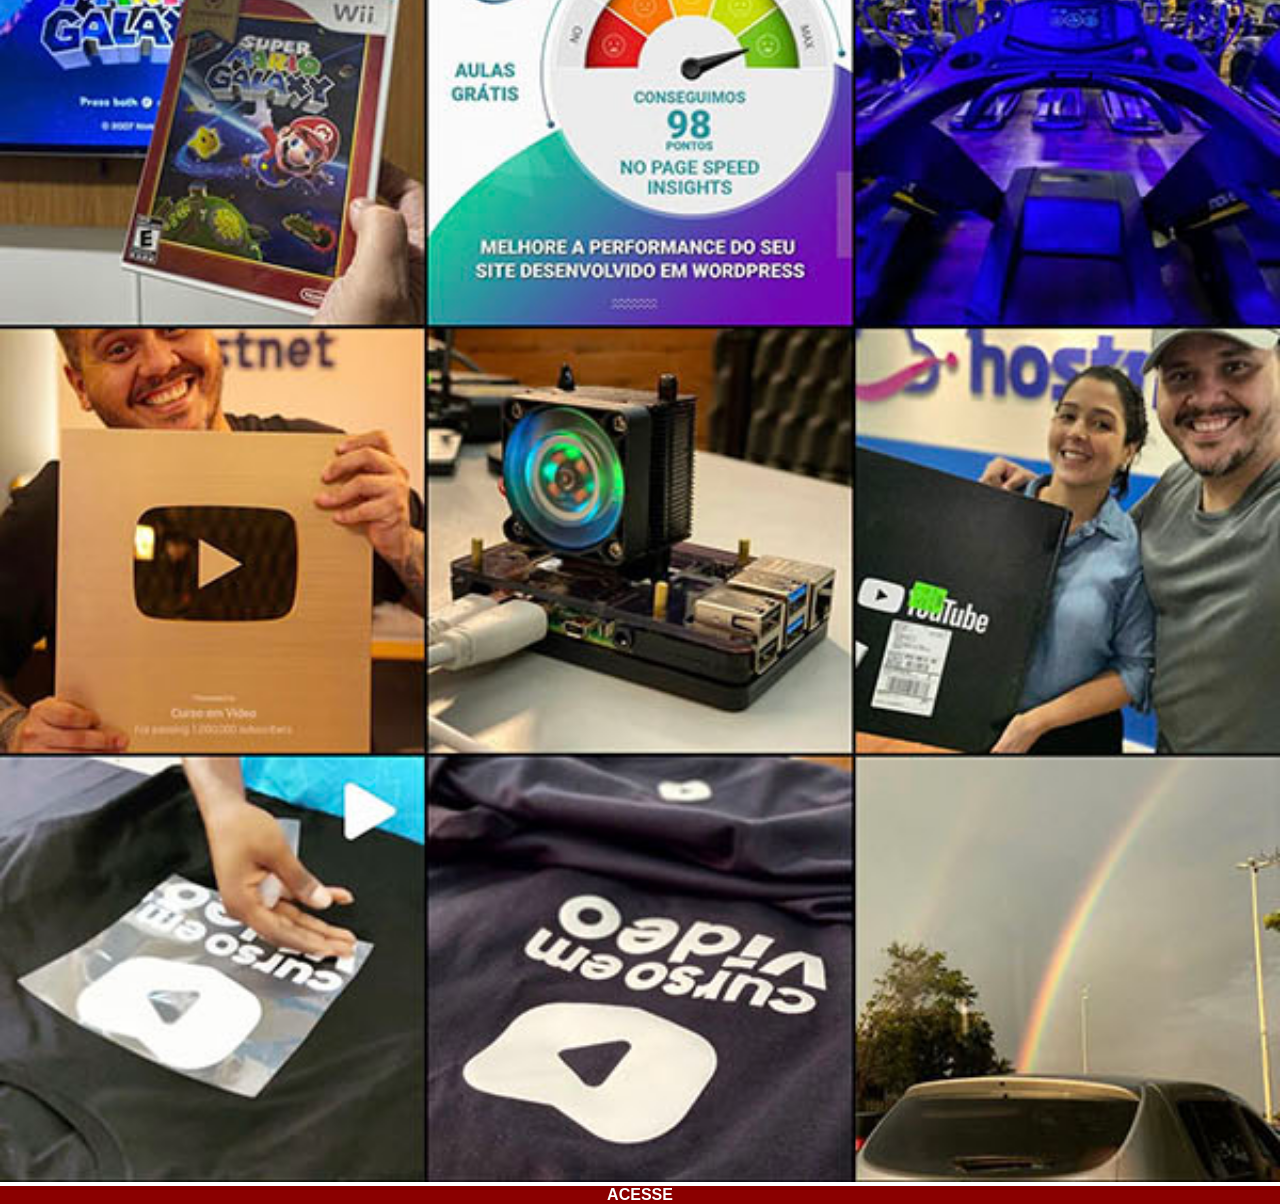
<file: instagram.html>
<!DOCTYPE html>
<html lang="pt-br">
<head>
    <meta charset="UTF-8">
    <meta name="viewport" content="width=device-width, initial-scale=1.0">
    <title>insta</title>
    <link rel="stylesheet" href="estilos/social.css">
</head>
<body>
    <img src="imagens/tela-instagram.jpg" alt="instagram">
    <a href="https://www.instagram.com/gustavoguanabara/?hl=pt-br" target="_blank">ACESSE</a>
</body>
</html>
</file>
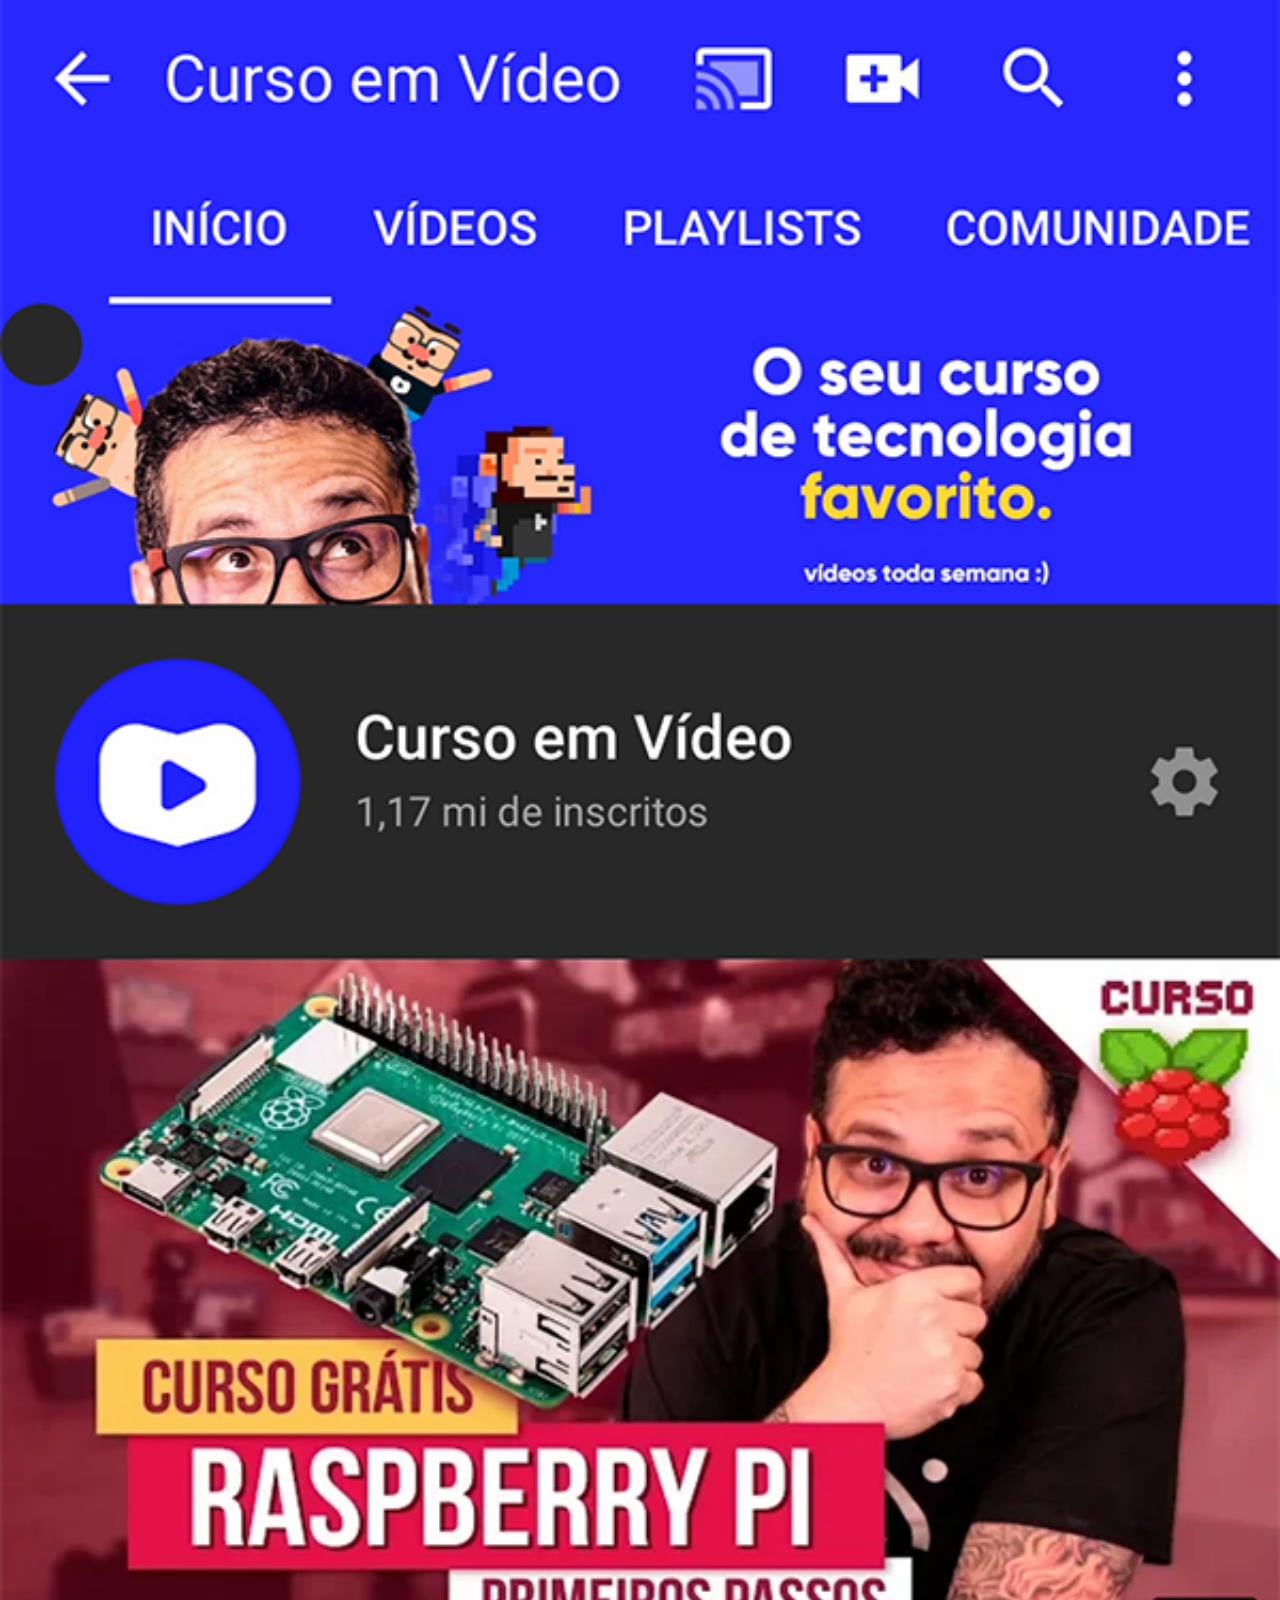
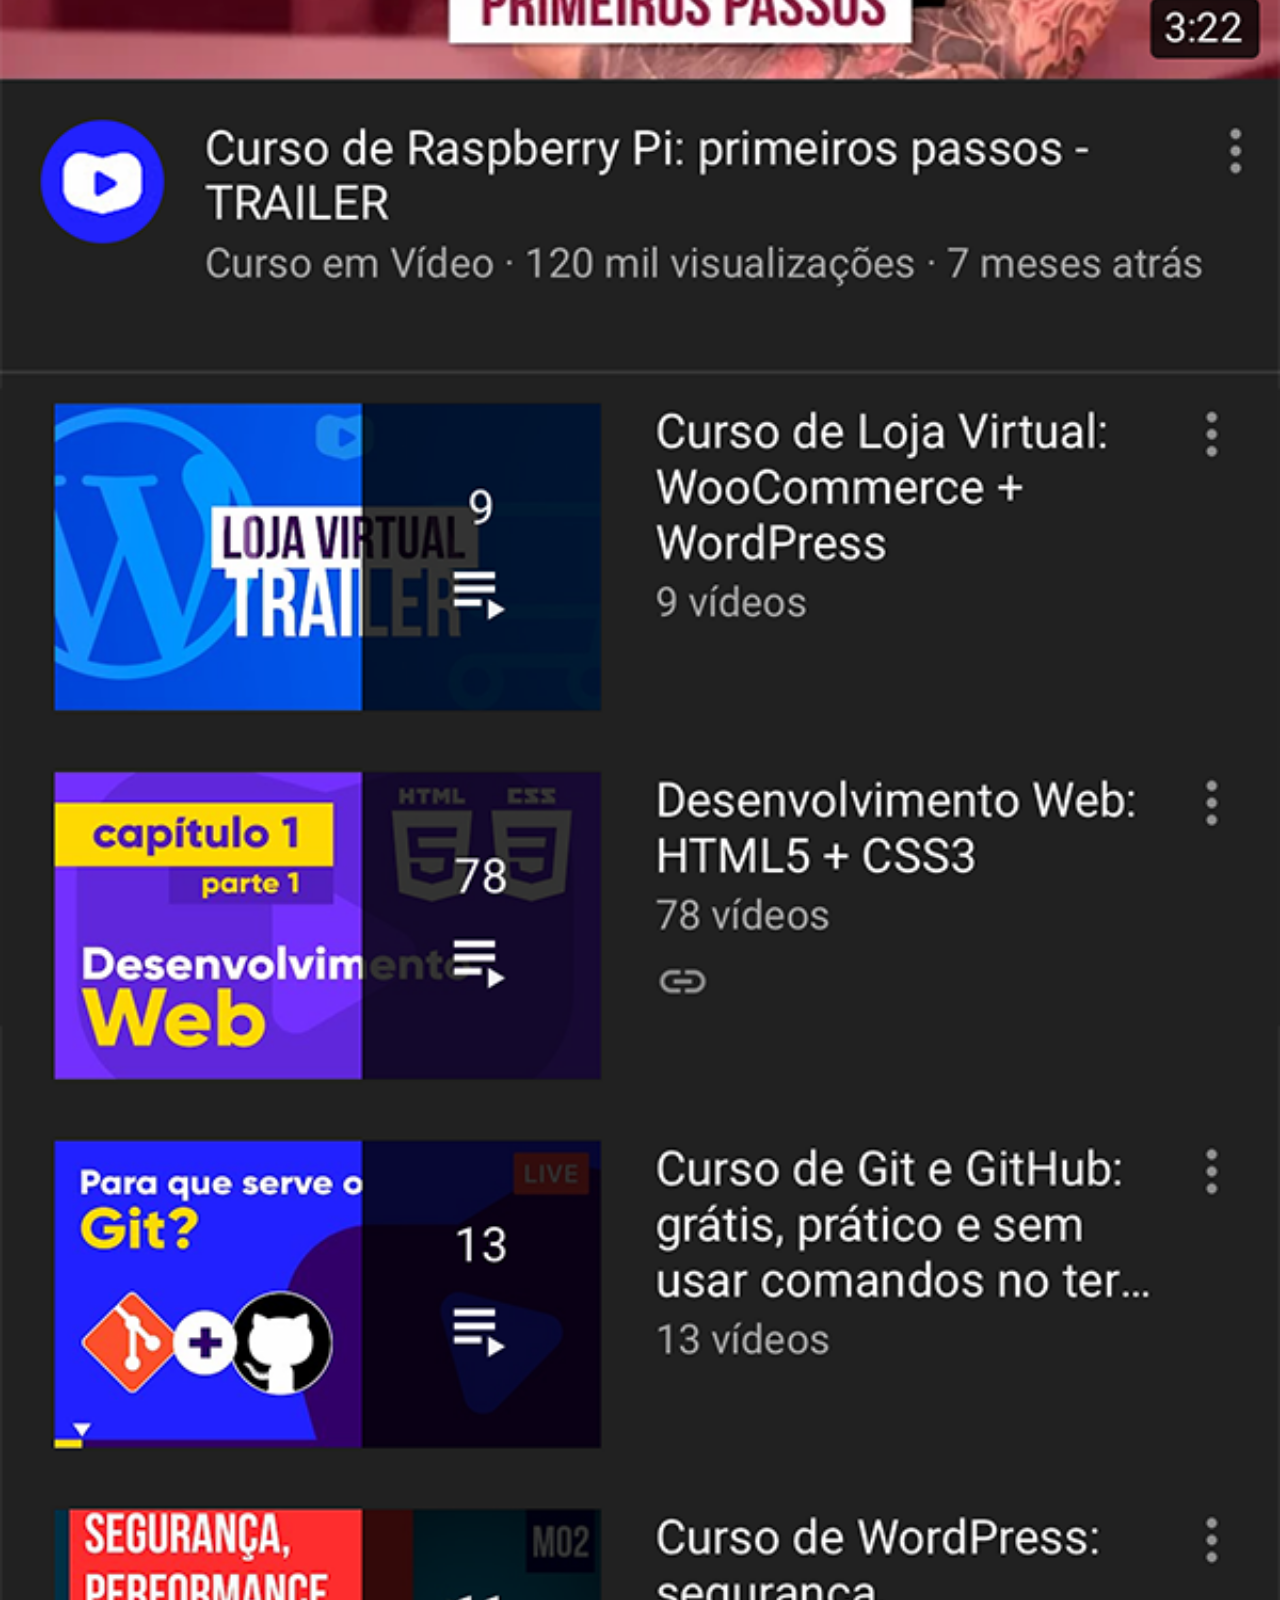
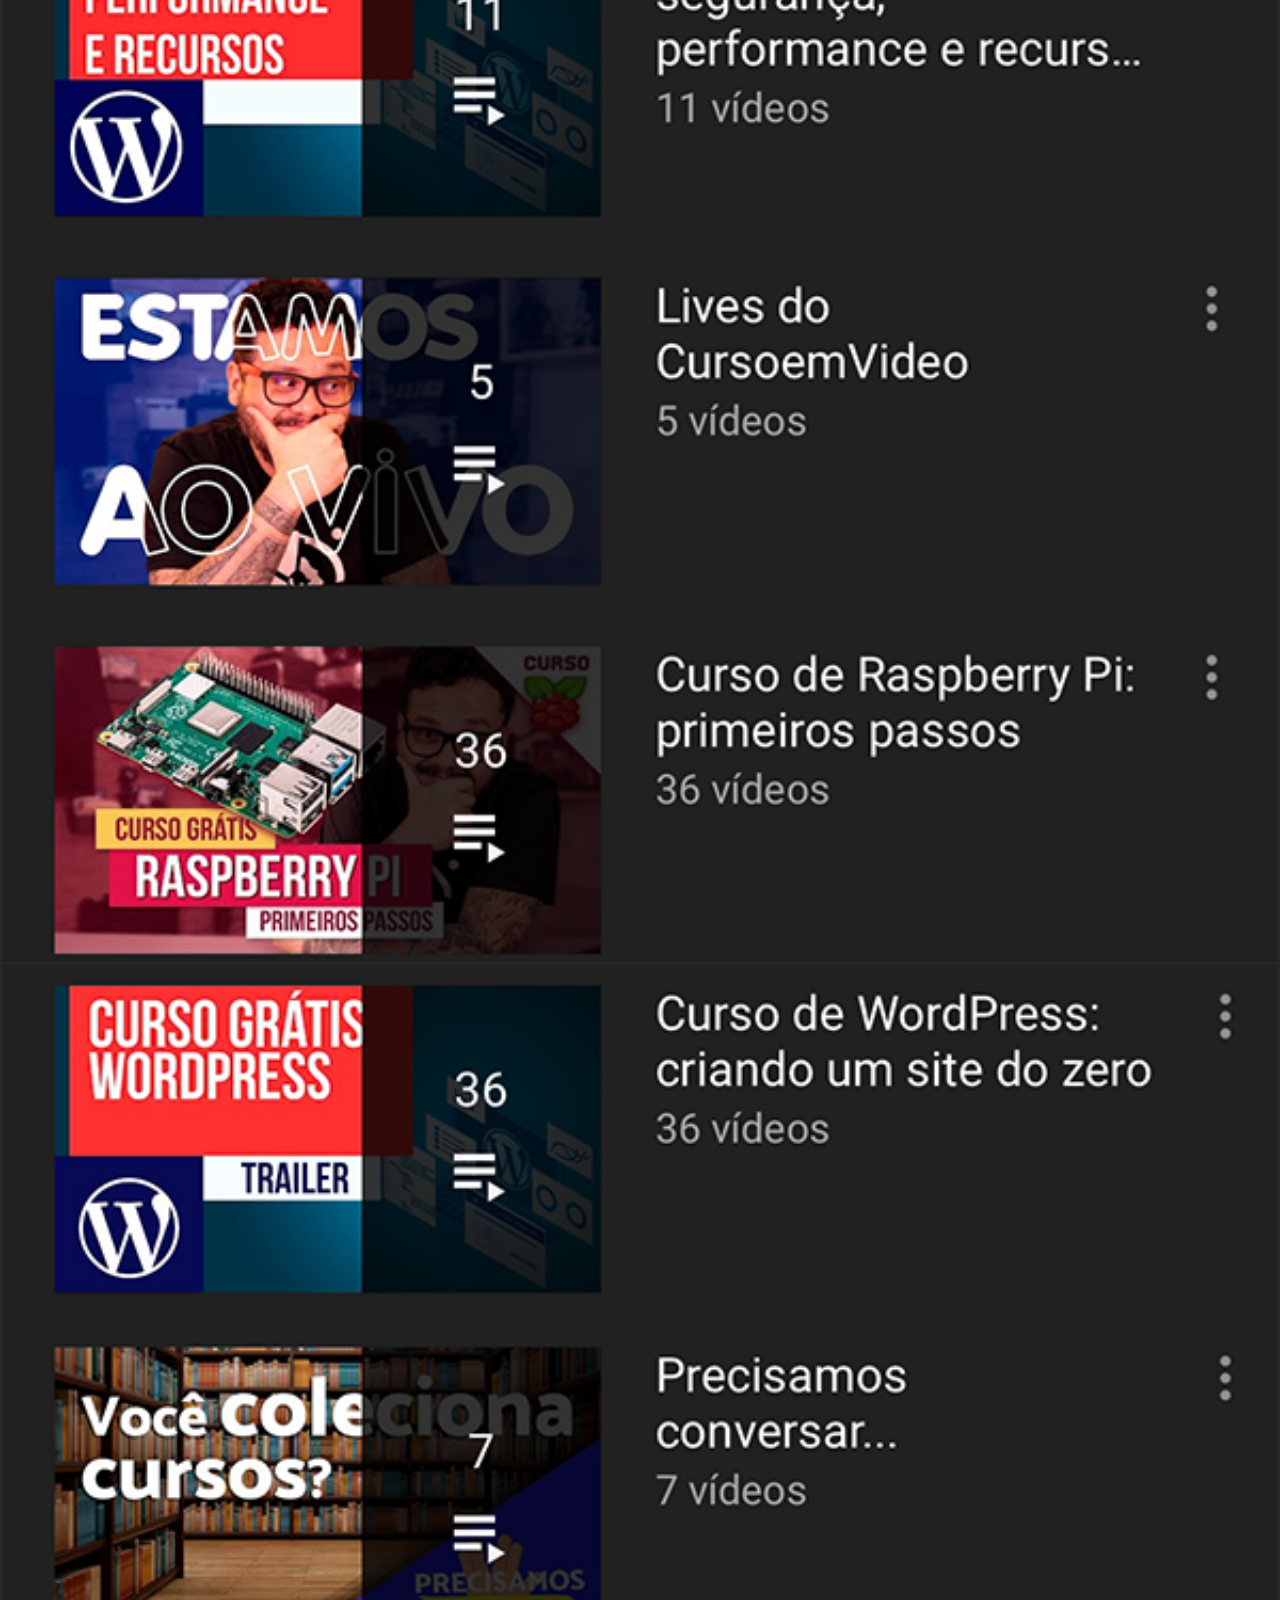
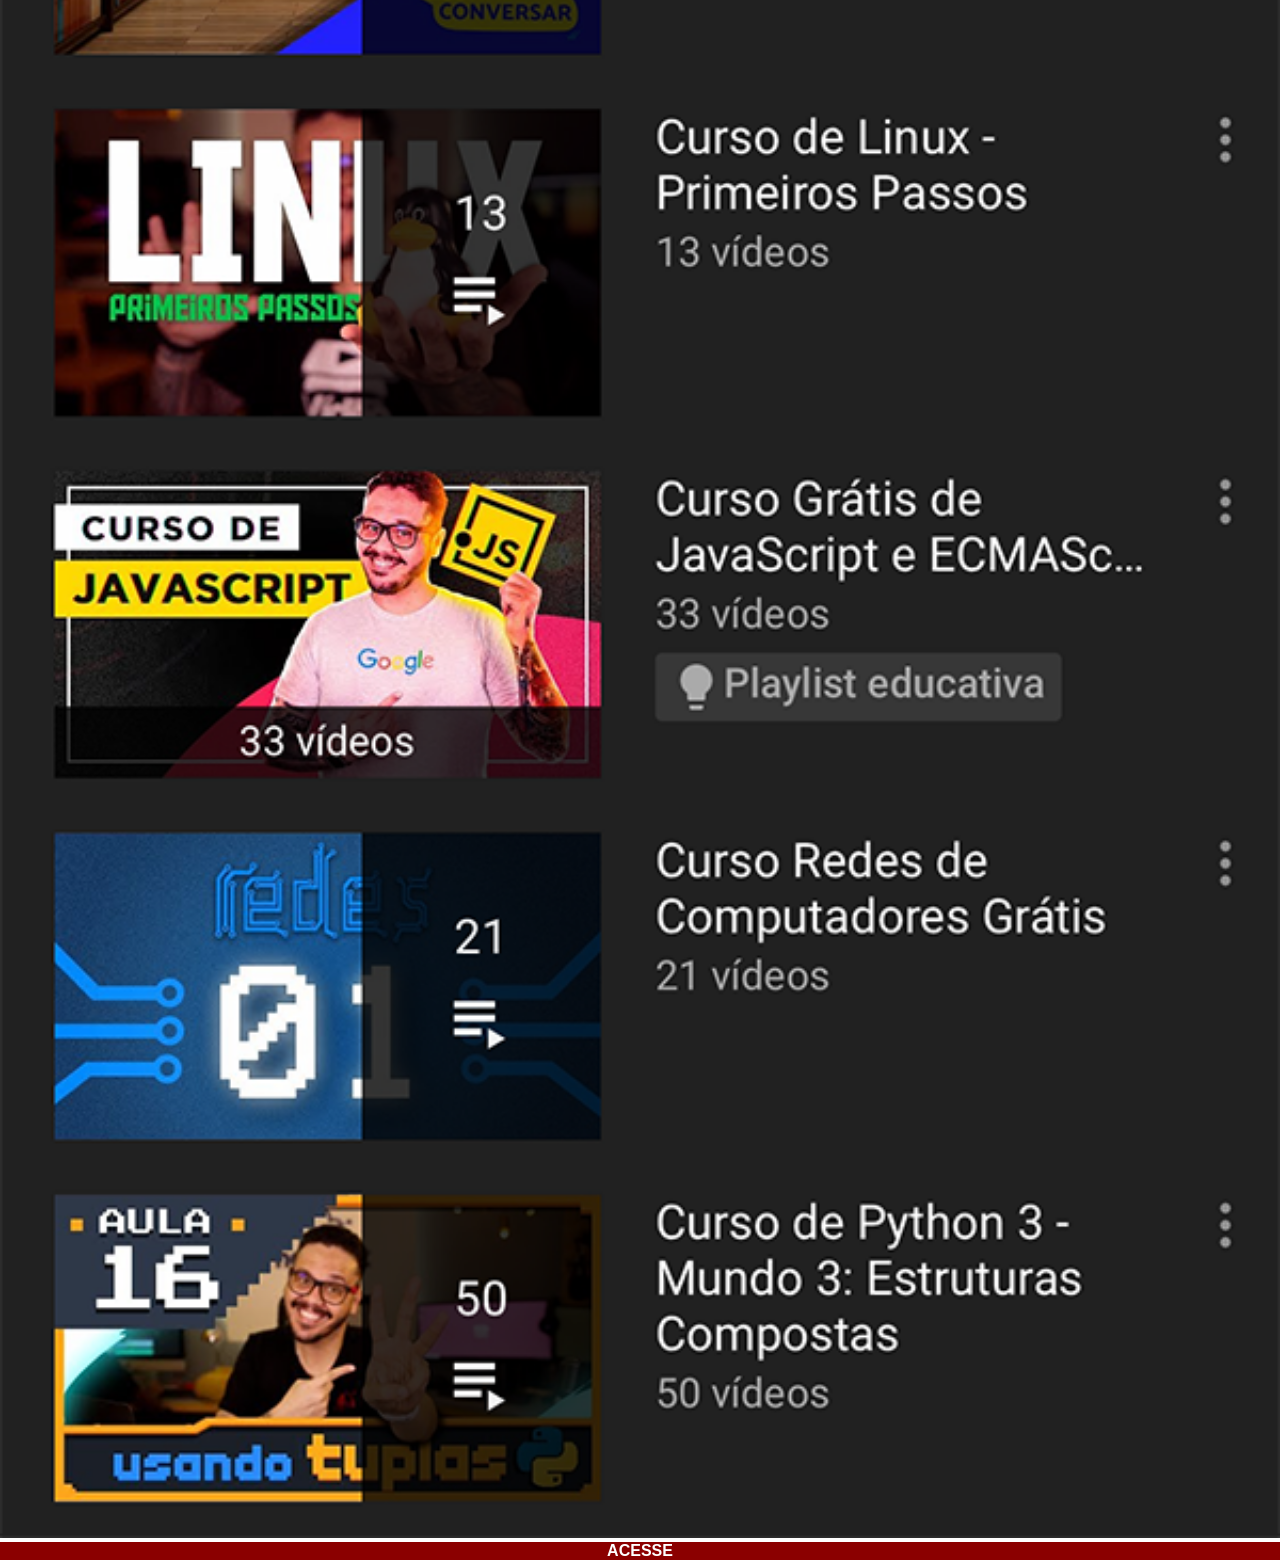
<file: youtube.html>
<!DOCTYPE html>
<html lang="pt-br">
<head>
    <meta charset="UTF-8">
    <meta name="viewport" content="width=device-width, initial-scale=1.0">
    <title>youtube</title>
    <link rel="stylesheet" href="estilos/social.css">
</head>
<body>
    <img src="imagens/tela-youtube.png" alt="ytb">
    <a href="https://www.youtube.com/@cursoemvideo/courses" target="_blank">ACESSE</a>
</body>
</html>
</file>
<file: estilos/style.css>
@charset "UTF-8";

* {
    margin: 0px;
    padding: 0px;
}

html, body {
    height: 100vh;
    width: 100vh;
}

main {
    display: flex;
    justify-content: center;
    align-items: center;
}

 body {
    background: url('../imagens/fundo-madeira.jpg') no-repeat ;
    background-size: cover;
    background-attachment: fixed;
}

section#telefone {
    position: absolute;
    height: 425px;
    width: 211px;
    top: 50%;
    left: 50%;
    transform: translate(-50%, -50%);
    background: url('../imagens/frame-iphone.png') no-repeat;
    background-size: contain;
    background-position: center center;
   
}

iframe#tela {
    position: relative;
    top: 54px;
    left: 15px;
    width: 182px;
    height: 319px;
}

section#redessociais img {
    width: 70px;
    margin: 10px;
    border-radius: 50%;
    box-shadow: 2px 2px 5px rgba(0, 0, 0, 0.719);
    box-sizing: border-box;
}

section#redessociais {
    position: relative;
    left: 877px;
    top: 20px;
    
    
}

section#redessociais img:hover {
    border: 2px solid white;
    transform: translate(-3px, -3px);
    box-shadow: 5px 5px 10px rgba(0, 0, 0, 0.712);
    transition: translate .7s, border .7s
}
</file>
<file: estilos/social.css>
* {
            margin: 0px;
            padding: 0px;
            font-family: Arial, Helvetica, sans-serif;
        }

        ::-webkit-scrollbar {
            width: 0px;
            height: 0px;
        }
        img {
            width: 100vw;
        }
        a {
            display: block;
            background-color: darkred;
            color: white;
            text-decoration: none;
            text-align: center;
            font-weight: bolder;
        }
        a:hover {
            background-color: rgb(201, 31, 31);
            transition: .3s;
        }
</file>
